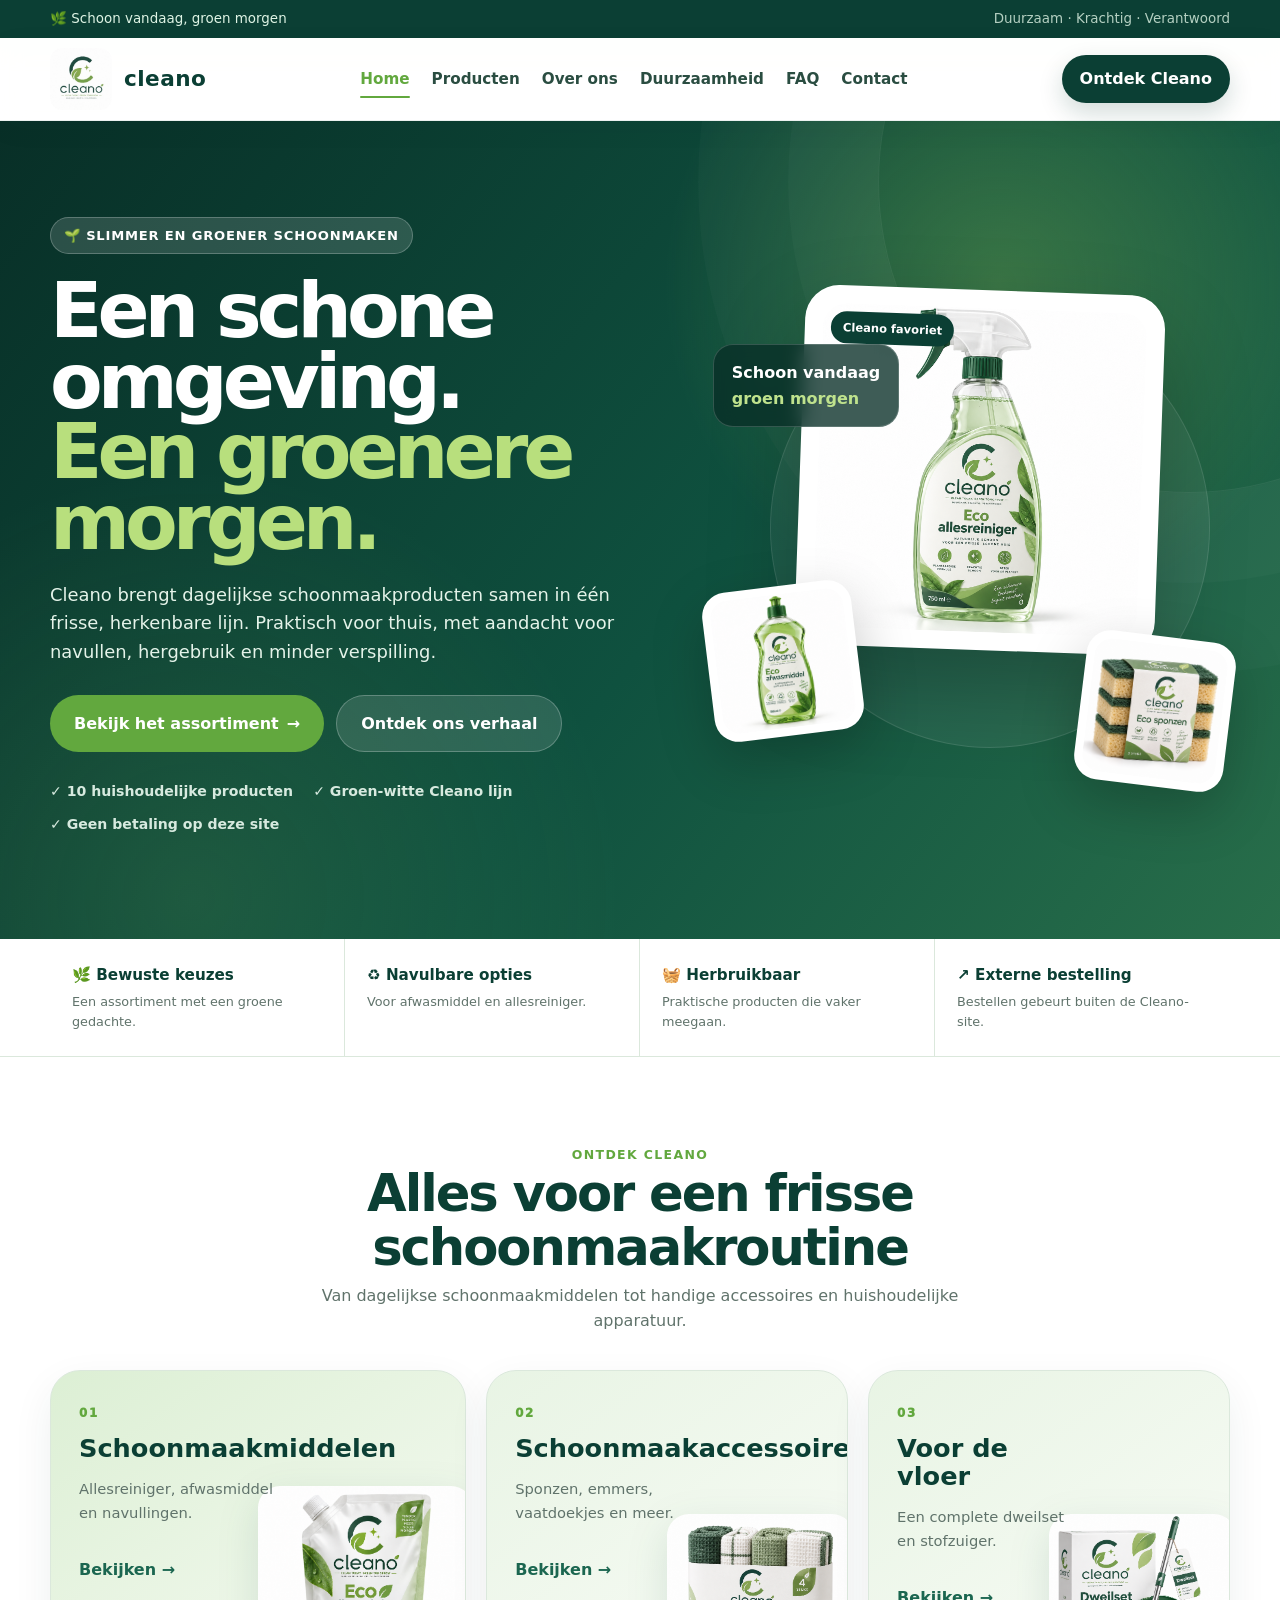
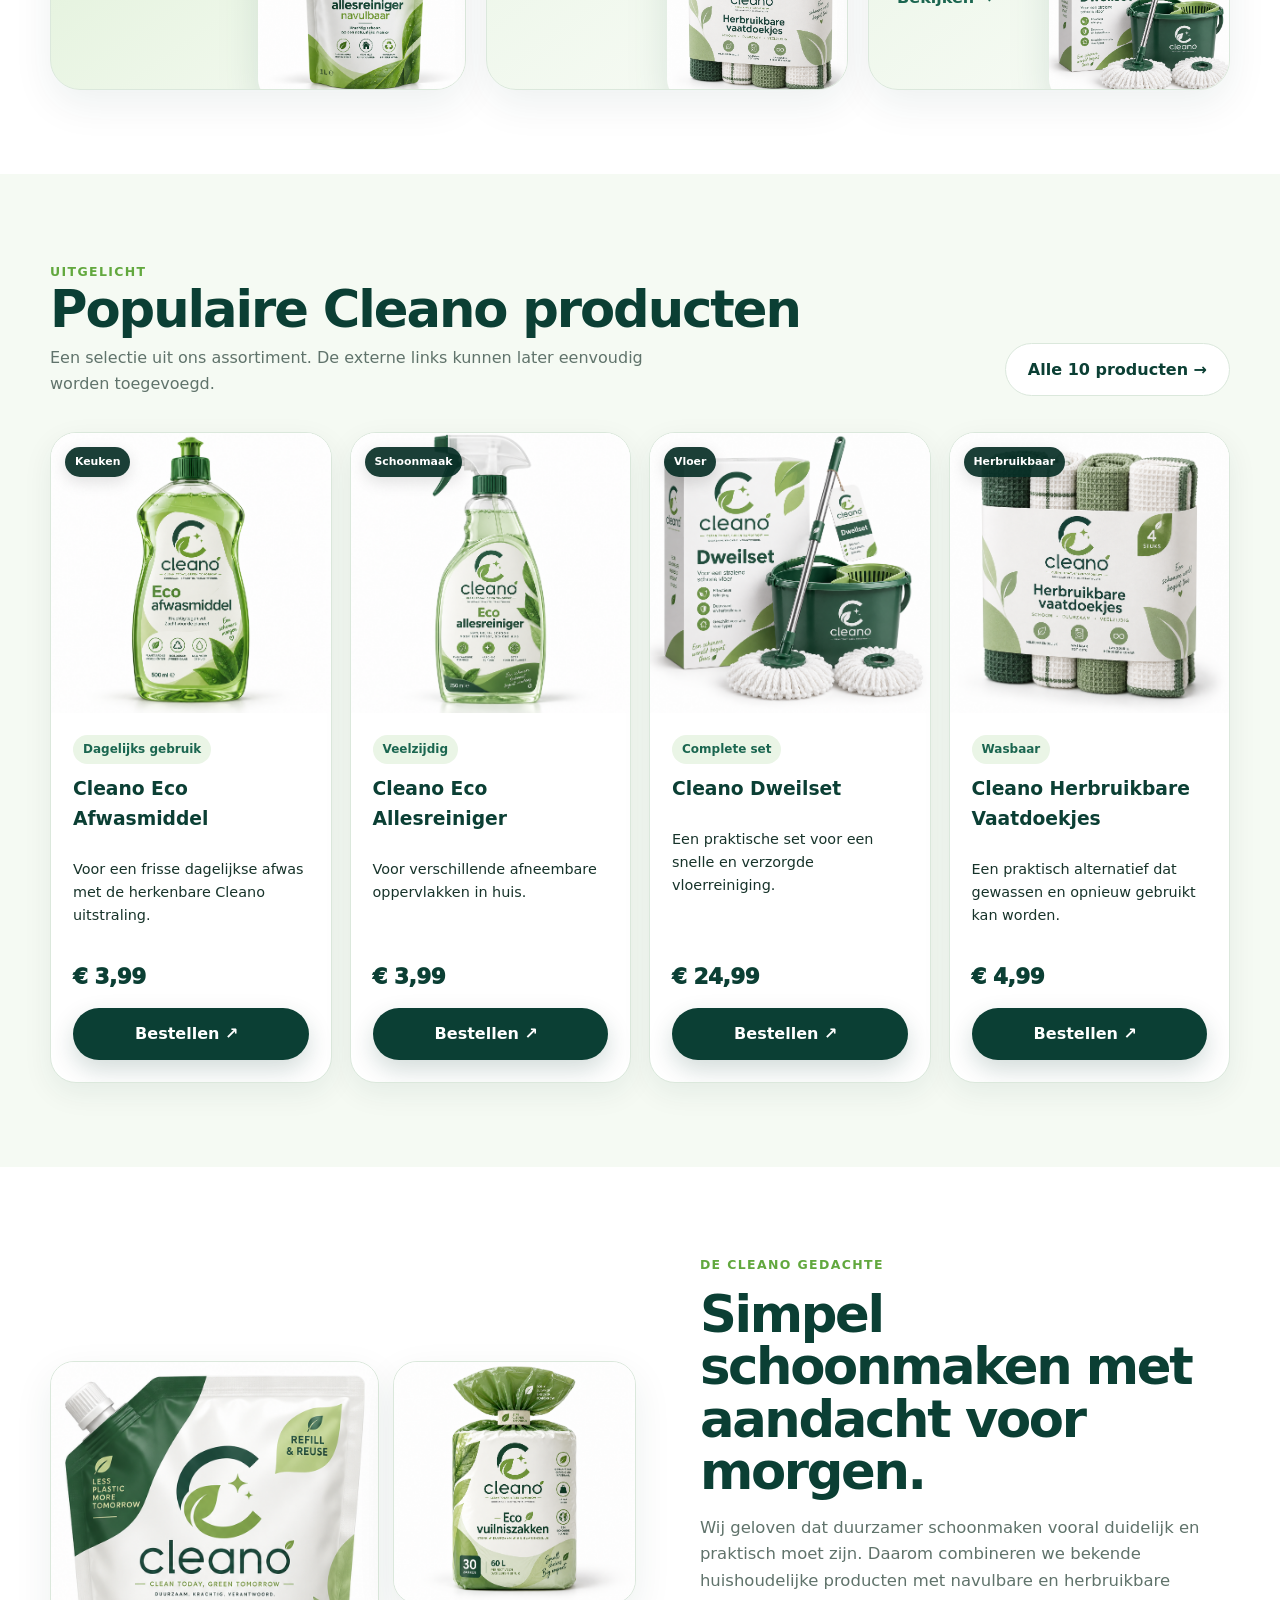
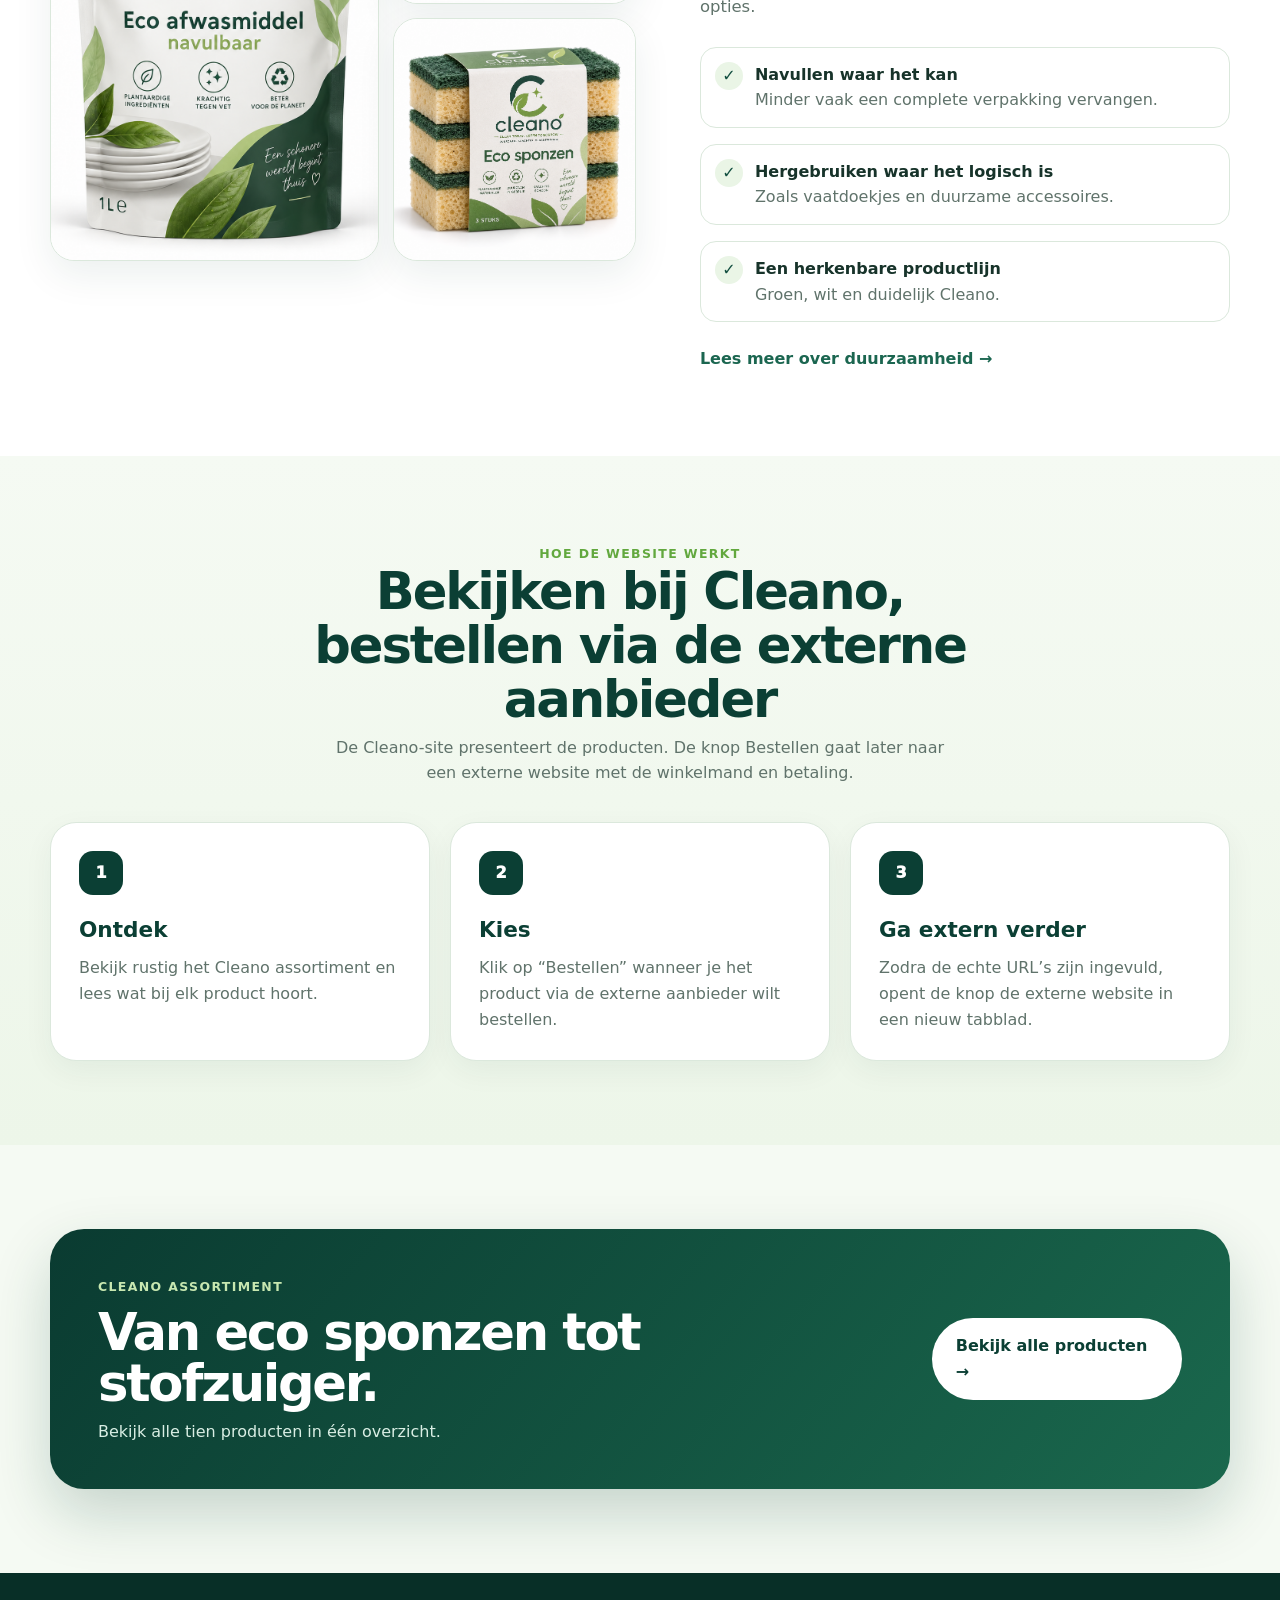
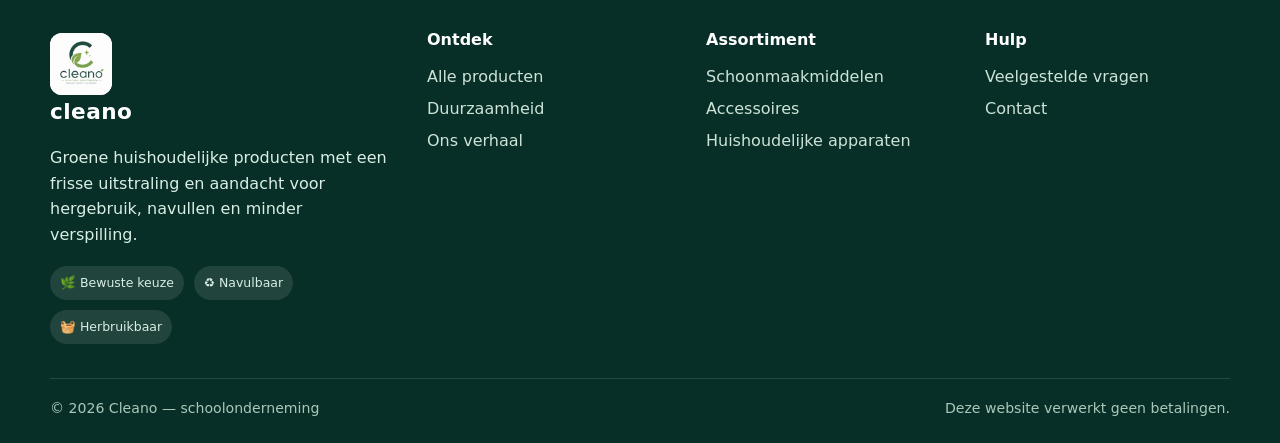
<file: index.html>
<!DOCTYPE html>
<html lang="nl">
<head>
  <meta charset="UTF-8">
  <meta name="viewport" content="width=device-width, initial-scale=1.0">
  <meta name="description" content="Cleano: groene huishoudelijke producten voor een schone omgeving en een groenere morgen.">
  <meta name="theme-color" content="#0b3f34">
  <title>Home | Cleano</title>
  <link rel="stylesheet" href="assets/style.css">
</head>
<body>

<div class="topbar">
  <div class="container topbar-inner">
    <span>🌿 Schoon vandaag, groen morgen</span>
    <span class="topbar-note">Duurzaam · Krachtig · Verantwoord</span>
  </div>
</div>
<header class="header">
  <div class="container nav">
    <a class="brand" href="index.html">
      <img src="assets/cleano-logo.jpg" alt="Cleano logo">
      <span>cleano</span>
    </a>
    <nav class="nav-links">
      <a href="index.html" class="active">Home</a>
      <a href="producten.html">Producten</a>
      <a href="over-ons.html">Over ons</a>
      <a href="duurzaamheid.html">Duurzaamheid</a>
      <a href="faq.html">FAQ</a>
      <a href="contact.html">Contact</a>
    </nav>
    <div class="nav-actions">
      <a class="btn btn-primary nav-cta" href="producten.html">Ontdek Cleano</a>
      <button class="menu-btn" aria-label="Menu openen">☰</button>
    </div>
  </div>
</header>


<main>
  <section class="home-hero">
    <div class="container home-hero-grid">
      <div class="home-hero-copy reveal">
        <span class="eyebrow solid">🌱 Slimmer en groener schoonmaken</span>
        <h1>Een schone omgeving.<br><span>Een groenere morgen.</span></h1>
        <p>Cleano brengt dagelijkse schoonmaakproducten samen in één frisse, herkenbare lijn. Praktisch voor thuis, met aandacht voor navullen, hergebruik en minder verspilling.</p>
        <div class="hero-cta">
          <a class="btn btn-accent btn-lg" href="producten.html">Bekijk het assortiment <span>→</span></a>
          <a class="btn btn-glass btn-lg" href="over-ons.html">Ontdek ons verhaal</a>
        </div>
        <div class="hero-points">
          <span>✓ 10 huishoudelijke producten</span>
          <span>✓ Groen-witte Cleano lijn</span>
          <span>✓ Geen betaling op deze site</span>
        </div>
      </div>

      <div class="hero-showcase reveal" aria-label="Cleano producten">
        <div class="showcase-orbit"></div>
        <div class="showcase-main">
          <span class="showcase-label">Cleano favoriet</span>
          <img src="assets/products/eco-allesreiniger.png" alt="Cleano Eco Allesreiniger">
        </div>
        <div class="showcase-float showcase-float-one">
          <img src="assets/products/eco-afwasmiddel.png" alt="Cleano Eco Afwasmiddel">
        </div>
        <div class="showcase-float showcase-float-two">
          <img src="assets/products/eco-sponzen.png" alt="Cleano Eco Sponzen">
        </div>
        <div class="showcase-note">
          <strong>Schoon vandaag</strong>
          <span>groen morgen</span>
        </div>
      </div>
    </div>
  </section>

  <section class="benefit-strip">
    <div class="container benefit-grid">
      <div><strong>🌿 Bewuste keuzes</strong><span>Een assortiment met een groene gedachte.</span></div>
      <div><strong>♻️ Navulbare opties</strong><span>Voor afwasmiddel en allesreiniger.</span></div>
      <div><strong>🧺 Herbruikbaar</strong><span>Praktische producten die vaker meegaan.</span></div>
      <div><strong>↗ Externe bestelling</strong><span>Bestellen gebeurt buiten de Cleano-site.</span></div>
    </div>
  </section>

  <section class="section alt">
    <div class="container">
      <div class="section-head center-head reveal">
        <div>
          <span class="kicker">Ontdek Cleano</span>
          <h2>Alles voor een frisse schoonmaakroutine</h2>
          <p>Van dagelijkse schoonmaakmiddelen tot handige accessoires en huishoudelijke apparatuur.</p>
        </div>
      </div>

      <div class="category-grid">
        <a class="category-card reveal" href="producten.html">
          <div class="category-copy">
            <span>01</span>
            <h3>Schoonmaakmiddelen</h3>
            <p>Allesreiniger, afwasmiddel en navullingen.</p>
            <strong>Bekijken →</strong>
          </div>
          <img src="assets/products/eco-allesreiniger-navulbaar.png" alt="">
        </a>
        <a class="category-card reveal" href="producten.html">
          <div class="category-copy">
            <span>02</span>
            <h3>Schoonmaakaccessoires</h3>
            <p>Sponzen, emmers, vaatdoekjes en meer.</p>
            <strong>Bekijken →</strong>
          </div>
          <img src="assets/products/herbruikbare-vaatdoekjes.png" alt="">
        </a>
        <a class="category-card reveal" href="producten.html">
          <div class="category-copy">
            <span>03</span>
            <h3>Voor de vloer</h3>
            <p>Een complete dweilset en stofzuiger.</p>
            <strong>Bekijken →</strong>
          </div>
          <img src="assets/products/dweilset.png" alt="">
        </a>
      </div>
    </div>
  </section>

  <section class="section">
    <div class="container">
      <div class="section-head reveal">
        <div>
          <span class="kicker">Uitgelicht</span>
          <h2>Populaire Cleano producten</h2>
          <p>Een selectie uit ons assortiment. De externe links kunnen later eenvoudig worden toegevoegd.</p>
        </div>
        <a class="btn btn-light" href="producten.html">Alle 10 producten →</a>
      </div>

      <div class="grid-4">
        <article class="product-card premium-card reveal">
          <div class="photo-wrap"><span class="photo-badge">Keuken</span><img class="product-photo" src="assets/products/eco-afwasmiddel.png" alt="Cleano Eco Afwasmiddel"></div>
          <div class="product-body">
            <span class="tag">Dagelijks gebruik</span>
            <h3>Cleano Eco Afwasmiddel</h3>
            <p>Voor een frisse dagelijkse afwas met de herkenbare Cleano uitstraling.</p>
            <div class="product-price">€ 3,99</div>
            <a class="btn btn-primary product-link" data-product-link="eco-afwasmiddel">Bestellen ↗</a>
          </div>
        </article>

        <article class="product-card premium-card reveal">
          <div class="photo-wrap"><span class="photo-badge">Schoonmaak</span><img class="product-photo" src="assets/products/eco-allesreiniger.png" alt="Cleano Eco Allesreiniger"></div>
          <div class="product-body">
            <span class="tag">Veelzijdig</span>
            <h3>Cleano Eco Allesreiniger</h3>
            <p>Voor verschillende afneembare oppervlakken in huis.</p>
            <div class="product-price">€ 3,99</div>
            <a class="btn btn-primary product-link" data-product-link="eco-allesreiniger">Bestellen ↗</a>
          </div>
        </article>

        <article class="product-card premium-card reveal">
          <div class="photo-wrap"><span class="photo-badge">Vloer</span><img class="product-photo" src="assets/products/dweilset.png" alt="Cleano Dweilset"></div>
          <div class="product-body">
            <span class="tag">Complete set</span>
            <h3>Cleano Dweilset</h3>
            <p>Een praktische set voor een snelle en verzorgde vloerreiniging.</p>
            <div class="product-price">€ 24,99</div>
            <a class="btn btn-primary product-link" data-product-link="dweilset">Bestellen ↗</a>
          </div>
        </article>

        <article class="product-card premium-card reveal">
          <div class="photo-wrap"><span class="photo-badge">Herbruikbaar</span><img class="product-photo" src="assets/products/herbruikbare-vaatdoekjes.png" alt="Cleano Herbruikbare Vaatdoekjes"></div>
          <div class="product-body">
            <span class="tag">Wasbaar</span>
            <h3>Cleano Herbruikbare Vaatdoekjes</h3>
            <p>Een praktisch alternatief dat gewassen en opnieuw gebruikt kan worden.</p>
            <div class="product-price">€ 4,99</div>
            <a class="btn btn-primary product-link" data-product-link="herbruikbare-vaatdoekjes">Bestellen ↗</a>
          </div>
        </article>
      </div>
    </div>
  </section>

  <section class="section alt">
    <div class="container story-grid">
      <div class="story-gallery reveal">
        <div class="story-photo story-large"><img src="assets/products/eco-afwasmiddel-navulbaar.png" alt="Cleano navulbaar afwasmiddel"></div>
        <div class="story-photo"><img src="assets/products/eco-vuilniszakken.png" alt="Cleano eco vuilniszakken"></div>
        <div class="story-photo"><img src="assets/products/eco-sponzen.png" alt="Cleano eco sponzen"></div>
      </div>
      <div class="story-copy reveal">
        <span class="kicker">De Cleano gedachte</span>
        <h2>Simpel schoonmaken met aandacht voor morgen.</h2>
        <p>Wij geloven dat duurzamer schoonmaken vooral duidelijk en praktisch moet zijn. Daarom combineren we bekende huishoudelijke producten met navulbare en herbruikbare opties.</p>
        <div class="checklist clean-checks">
          <div class="check"><i>✓</i><div><strong>Navullen waar het kan</strong><br><span>Minder vaak een complete verpakking vervangen.</span></div></div>
          <div class="check"><i>✓</i><div><strong>Hergebruiken waar het logisch is</strong><br><span>Zoals vaatdoekjes en duurzame accessoires.</span></div></div>
          <div class="check"><i>✓</i><div><strong>Een herkenbare productlijn</strong><br><span>Groen, wit en duidelijk Cleano.</span></div></div>
        </div>
        <a class="text-link" href="duurzaamheid.html">Lees meer over duurzaamheid →</a>
      </div>
    </div>
  </section>

  <section class="section how-section">
    <div class="container">
      <div class="section-head center-head reveal">
        <div>
          <span class="kicker">Hoe de website werkt</span>
          <h2>Bekijken bij Cleano, bestellen via de externe aanbieder</h2>
          <p>De Cleano-site presenteert de producten. De knop Bestellen gaat later naar een externe website met de winkelmand en betaling.</p>
        </div>
      </div>
      <div class="steps-grid">
        <div class="step-card reveal"><span>1</span><h3>Ontdek</h3><p>Bekijk rustig het Cleano assortiment en lees wat bij elk product hoort.</p></div>
        <div class="step-card reveal"><span>2</span><h3>Kies</h3><p>Klik op “Bestellen” wanneer je het product via de externe aanbieder wilt bestellen.</p></div>
        <div class="step-card reveal"><span>3</span><h3>Ga extern verder</h3><p>Zodra de echte URL’s zijn ingevuld, opent de knop de externe website in een nieuw tabblad.</p></div>
      </div>
    </div>
  </section>

  <section class="section">
    <div class="container hero-cta-card reveal">
      <div>
        <span class="kicker light-kicker">Cleano assortiment</span>
        <h2>Van eco sponzen tot stofzuiger.</h2>
        <p>Bekijk alle tien producten in één overzicht.</p>
      </div>
      <a class="btn btn-white btn-lg" href="producten.html">Bekijk alle producten →</a>
    </div>
  </section>
</main>


<footer class="footer">
  <div class="container">
    <div class="footer-grid">
      <div class="footer-about">
        <a class="brand footer-brand" href="index.html">
          <img src="assets/cleano-logo.jpg" alt="Cleano logo">
          <span>cleano</span>
        </a>
        <p>Groene huishoudelijke producten met een frisse uitstraling en aandacht voor hergebruik, navullen en minder verspilling.</p>
        <div class="badge-row">
          <span class="mini-badge">🌿 Bewuste keuze</span>
          <span class="mini-badge">♻️ Navulbaar</span>
          <span class="mini-badge">🧺 Herbruikbaar</span>
        </div>
      </div>
      <div>
        <h4>Ontdek</h4>
        <a href="producten.html">Alle producten</a>
        <a href="duurzaamheid.html">Duurzaamheid</a>
        <a href="over-ons.html">Ons verhaal</a>
      </div>
      <div>
        <h4>Assortiment</h4>
        <a href="producten.html">Schoonmaakmiddelen</a>
        <a href="producten.html">Accessoires</a>
        <a href="producten.html">Huishoudelijke apparaten</a>
      </div>
      <div>
        <h4>Hulp</h4>
        <a href="faq.html">Veelgestelde vragen</a>
        <a href="contact.html">Contact</a>
      </div>
    </div>
    <div class="footer-bottom">
      <span>© 2026 Cleano — schoolonderneming</span>
      <span>Deze website verwerkt geen betalingen.</span>
    </div>
  </div>
</footer>
<script src="assets/product-links.js"></script>
<script src="assets/script.js"></script>

</body>
</html>
</file>
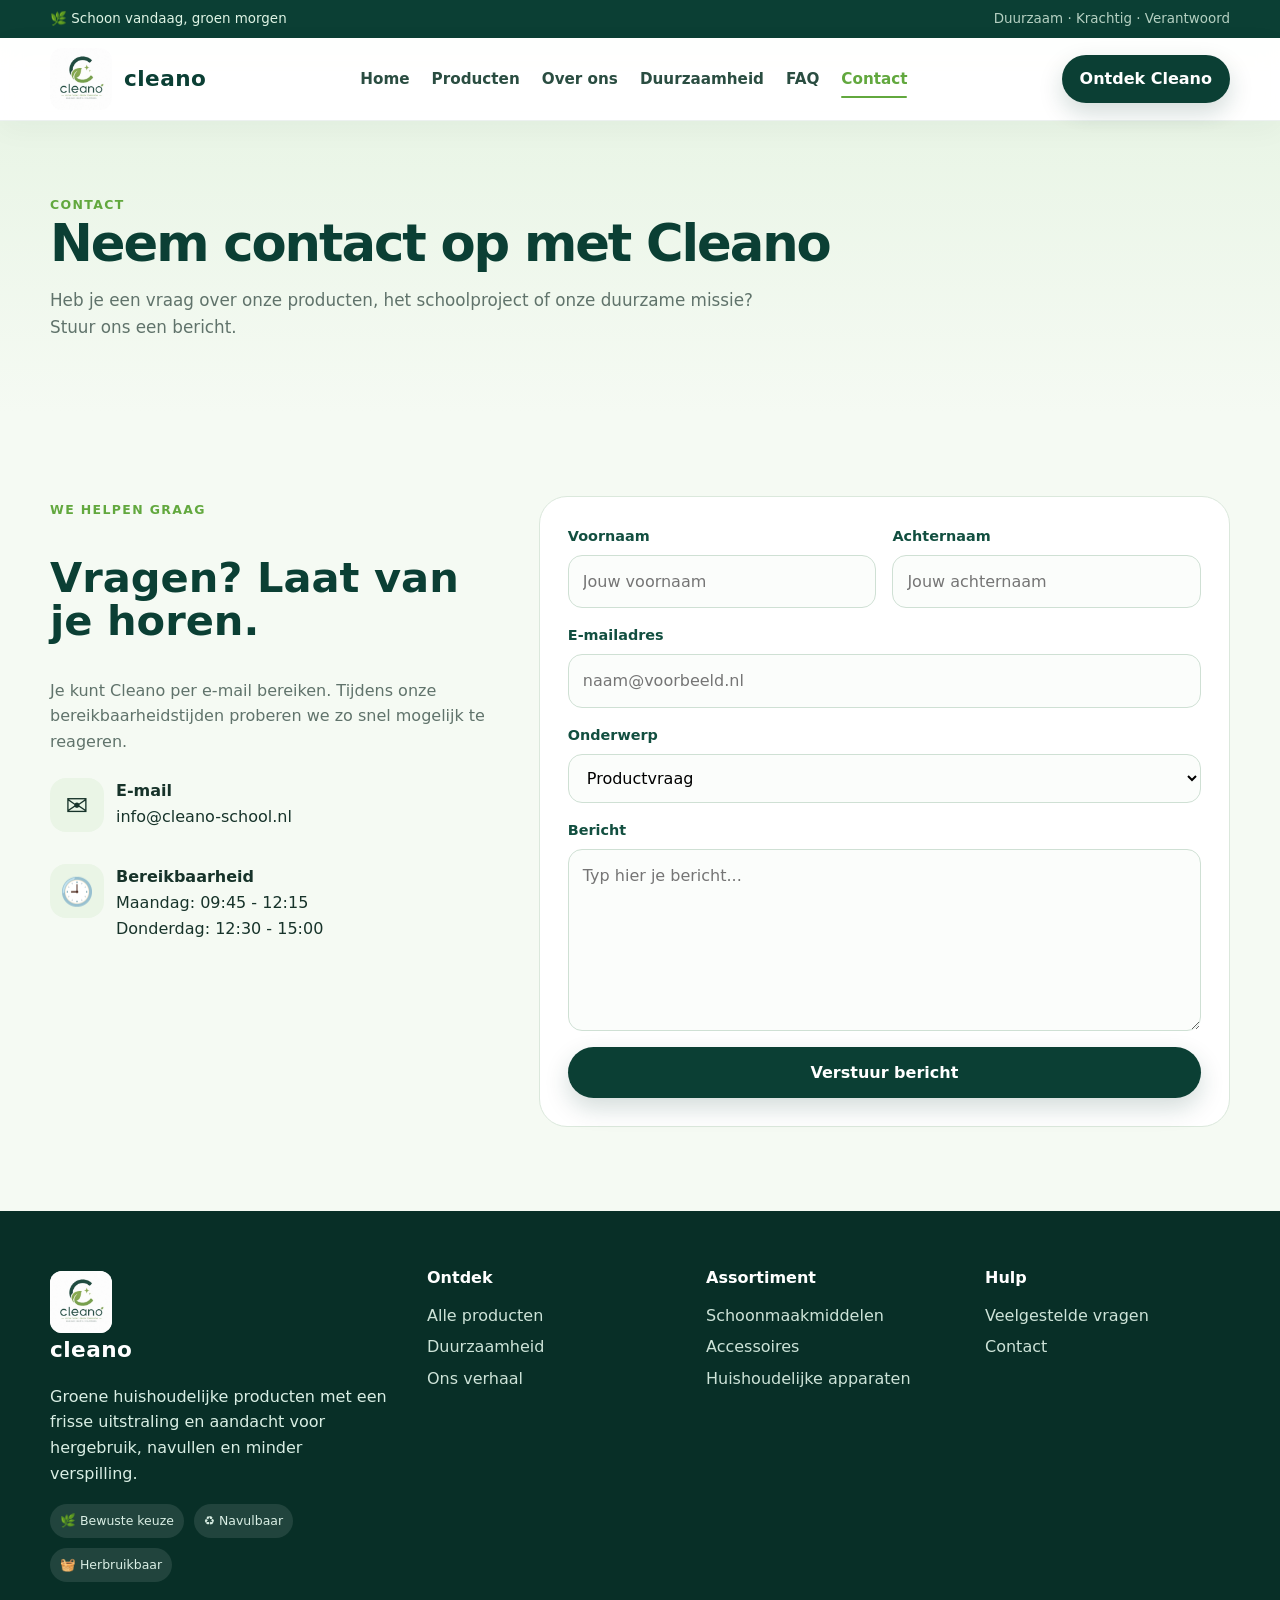
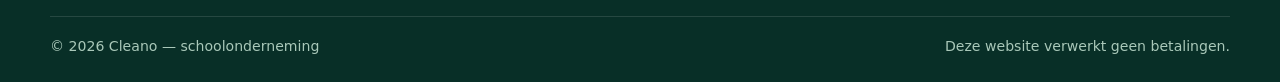
<file: contact.html>
<!DOCTYPE html>
<html lang="nl">
<head>
  <meta charset="UTF-8">
  <meta name="viewport" content="width=device-width, initial-scale=1.0">
  <meta name="description" content="Cleano: groene huishoudelijke producten voor een schone omgeving en een groenere morgen.">
  <meta name="theme-color" content="#0b3f34">
  <title>Contact | Cleano</title>
  <link rel="stylesheet" href="assets/style.css">
</head>
<body>

<div class="topbar">
  <div class="container topbar-inner">
    <span>🌿 Schoon vandaag, groen morgen</span>
    <span class="topbar-note">Duurzaam · Krachtig · Verantwoord</span>
  </div>
</div>
<header class="header">
  <div class="container nav">
    <a class="brand" href="index.html">
      <img src="assets/cleano-logo.jpg" alt="Cleano logo">
      <span>cleano</span>
    </a>
    <nav class="nav-links">
      <a href="index.html">Home</a>
      <a href="producten.html">Producten</a>
      <a href="over-ons.html">Over ons</a>
      <a href="duurzaamheid.html">Duurzaamheid</a>
      <a href="faq.html">FAQ</a>
      <a href="contact.html" class="active">Contact</a>
    </nav>
    <div class="nav-actions">
      <a class="btn btn-primary nav-cta" href="producten.html">Ontdek Cleano</a>
      <button class="menu-btn" aria-label="Menu openen">☰</button>
    </div>
  </div>
</header>

<main>
<section class="page-hero reveal"><div class="container"><span class="kicker">Contact</span><h1>Neem contact op met Cleano</h1><p>Heb je een vraag over onze producten, het schoolproject of onze duurzame missie? Stuur ons een bericht.</p></div></section>
<section class="section">
<div class="container contact-grid">
  <div>
    <span class="kicker">We helpen graag</span>
    <h2 style="font-size:2.6rem;line-height:1.05;color:var(--green-950)">Vragen? Laat van je horen.</h2>
    <p style="color:var(--muted)">Je kunt Cleano per e-mail bereiken. Tijdens onze bereikbaarheidstijden proberen we zo snel mogelijk te reageren.</p>
    <div class="contact-list">
      <div class="contact-item"><div class="icon-box">✉️</div><div><strong>E-mail</strong><br>info@cleano-school.nl</div></div>
      <div class="contact-item"><div class="icon-box">🕘</div><div><strong>Bereikbaarheid</strong><br>Maandag: 09:45 - 12:15<br>Donderdag: 12:30 - 15:00</div></div>
    </div>
  </div>
  <form class="form-card" id="contactForm">
    <div class="form-grid">
      <div class="field"><label>Voornaam</label><input required placeholder="Jouw voornaam"></div>
      <div class="field"><label>Achternaam</label><input required placeholder="Jouw achternaam"></div>
      <div class="field full"><label>E-mailadres</label><input required type="email" placeholder="naam@voorbeeld.nl"></div>
      <div class="field full"><label>Onderwerp</label><select><option>Productvraag</option><option>Duurzaamheid</option><option>Samenwerking</option><option>Overig</option></select></div>
      <div class="field full"><label>Bericht</label><textarea required rows="6" placeholder="Typ hier je bericht..."></textarea></div>
      <div class="field full"><button class="btn btn-primary" type="submit">Verstuur bericht</button></div>
    </div>
    <div id="formNotice" class="notice"></div>
  </form>
</div>
</section>
</main>

<footer class="footer">
  <div class="container">
    <div class="footer-grid">
      <div class="footer-about">
        <a class="brand footer-brand" href="index.html">
          <img src="assets/cleano-logo.jpg" alt="Cleano logo">
          <span>cleano</span>
        </a>
        <p>Groene huishoudelijke producten met een frisse uitstraling en aandacht voor hergebruik, navullen en minder verspilling.</p>
        <div class="badge-row">
          <span class="mini-badge">🌿 Bewuste keuze</span>
          <span class="mini-badge">♻️ Navulbaar</span>
          <span class="mini-badge">🧺 Herbruikbaar</span>
        </div>
      </div>
      <div>
        <h4>Ontdek</h4>
        <a href="producten.html">Alle producten</a>
        <a href="duurzaamheid.html">Duurzaamheid</a>
        <a href="over-ons.html">Ons verhaal</a>
      </div>
      <div>
        <h4>Assortiment</h4>
        <a href="producten.html">Schoonmaakmiddelen</a>
        <a href="producten.html">Accessoires</a>
        <a href="producten.html">Huishoudelijke apparaten</a>
      </div>
      <div>
        <h4>Hulp</h4>
        <a href="faq.html">Veelgestelde vragen</a>
        <a href="contact.html">Contact</a>
      </div>
    </div>
    <div class="footer-bottom">
      <span>© 2026 Cleano — schoolonderneming</span>
      <span>Deze website verwerkt geen betalingen.</span>
    </div>
  </div>
</footer>
<script src="assets/product-links.js"></script>
<script src="assets/script.js"></script>

</body>
</html>
</file>
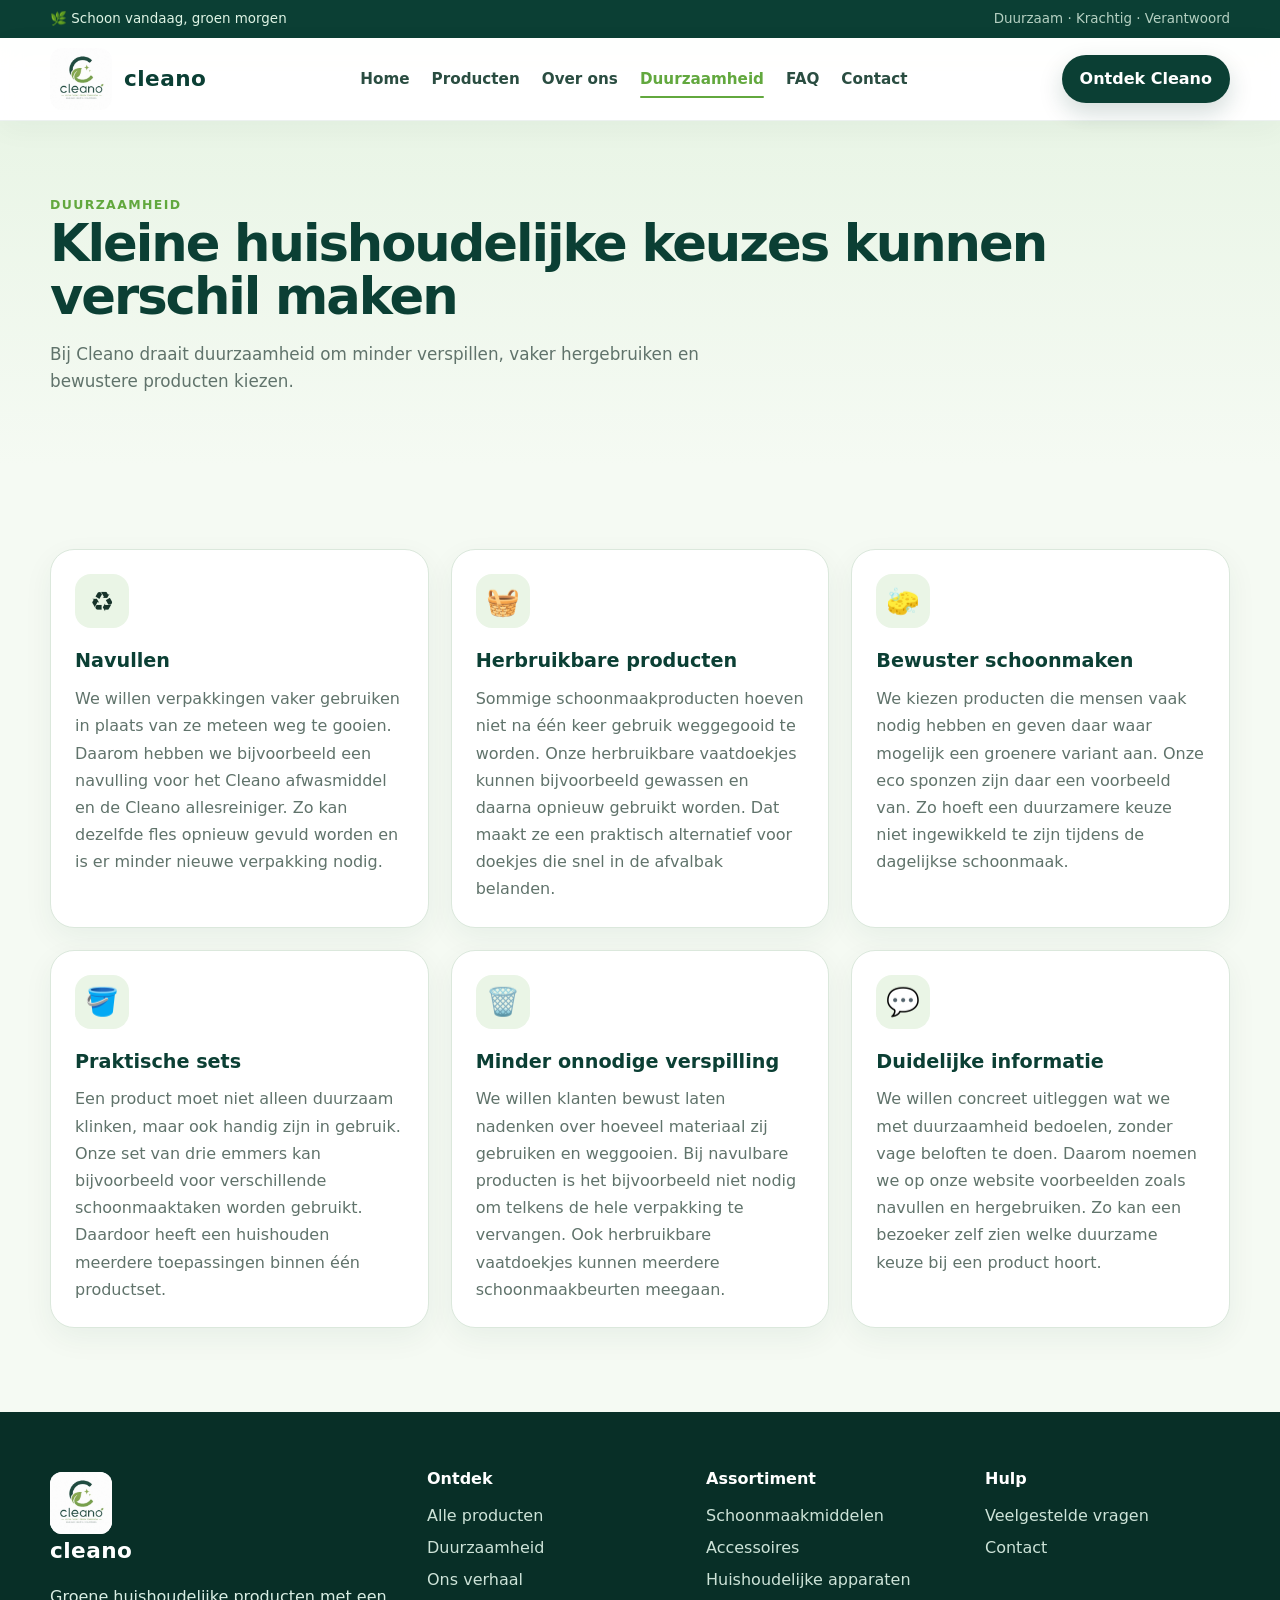
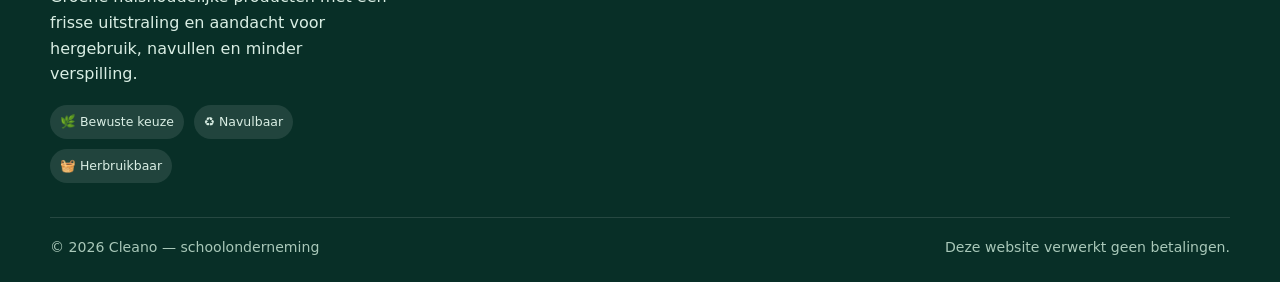
<file: duurzaamheid.html>
<!DOCTYPE html>
<html lang="nl">
<head>
  <meta charset="UTF-8">
  <meta name="viewport" content="width=device-width, initial-scale=1.0">
  <meta name="description" content="Cleano: groene huishoudelijke producten voor een schone omgeving en een groenere morgen.">
  <meta name="theme-color" content="#0b3f34">
  <title>Duurzaamheid | Cleano</title>
  <link rel="stylesheet" href="assets/style.css">
</head>
<body>

<div class="topbar">
  <div class="container topbar-inner">
    <span>🌿 Schoon vandaag, groen morgen</span>
    <span class="topbar-note">Duurzaam · Krachtig · Verantwoord</span>
  </div>
</div>
<header class="header">
  <div class="container nav">
    <a class="brand" href="index.html">
      <img src="assets/cleano-logo.jpg" alt="Cleano logo">
      <span>cleano</span>
    </a>
    <nav class="nav-links">
      <a href="index.html">Home</a>
      <a href="producten.html">Producten</a>
      <a href="over-ons.html">Over ons</a>
      <a href="duurzaamheid.html" class="active">Duurzaamheid</a>
      <a href="faq.html">FAQ</a>
      <a href="contact.html">Contact</a>
    </nav>
    <div class="nav-actions">
      <a class="btn btn-primary nav-cta" href="producten.html">Ontdek Cleano</a>
      <button class="menu-btn" aria-label="Menu openen">☰</button>
    </div>
  </div>
</header>

<main>
<section class="page-hero reveal"><div class="container"><span class="kicker">Duurzaamheid</span><h1>Kleine huishoudelijke keuzes kunnen verschil maken</h1><p>Bij Cleano draait duurzaamheid om minder verspillen, vaker hergebruiken en bewustere producten kiezen.</p></div></section>
<section class="section">
  <div class="container">
    <div class="grid-3 sustainability-grid">
      <article class="card">
        <div class="icon-box">♻️</div>
        <h3>Navullen</h3>
        <p>We willen verpakkingen vaker gebruiken in plaats van ze meteen weg te gooien. Daarom hebben we bijvoorbeeld een navulling voor het Cleano afwasmiddel en de Cleano allesreiniger. Zo kan dezelfde fles opnieuw gevuld worden en is er minder nieuwe verpakking nodig.</p>
      </article>
      <article class="card">
        <div class="icon-box">🧺</div>
        <h3>Herbruikbare producten</h3>
        <p>Sommige schoonmaakproducten hoeven niet na één keer gebruik weggegooid te worden. Onze herbruikbare vaatdoekjes kunnen bijvoorbeeld gewassen en daarna opnieuw gebruikt worden. Dat maakt ze een praktisch alternatief voor doekjes die snel in de afvalbak belanden.</p>
      </article>
      <article class="card">
        <div class="icon-box">🧽</div>
        <h3>Bewuster schoonmaken</h3>
        <p>We kiezen producten die mensen vaak nodig hebben en geven daar waar mogelijk een groenere variant aan. Onze eco sponzen zijn daar een voorbeeld van. Zo hoeft een duurzamere keuze niet ingewikkeld te zijn tijdens de dagelijkse schoonmaak.</p>
      </article>
      <article class="card">
        <div class="icon-box">🪣</div>
        <h3>Praktische sets</h3>
        <p>Een product moet niet alleen duurzaam klinken, maar ook handig zijn in gebruik. Onze set van drie emmers kan bijvoorbeeld voor verschillende schoonmaaktaken worden gebruikt. Daardoor heeft een huishouden meerdere toepassingen binnen één productset.</p>
      </article>
      <article class="card">
        <div class="icon-box">🗑️</div>
        <h3>Minder onnodige verspilling</h3>
        <p>We willen klanten bewust laten nadenken over hoeveel materiaal zij gebruiken en weggooien. Bij navulbare producten is het bijvoorbeeld niet nodig om telkens de hele verpakking te vervangen. Ook herbruikbare vaatdoekjes kunnen meerdere schoonmaakbeurten meegaan.</p>
      </article>
      <article class="card">
        <div class="icon-box">💬</div>
        <h3>Duidelijke informatie</h3>
        <p>We willen concreet uitleggen wat we met duurzaamheid bedoelen, zonder vage beloften te doen. Daarom noemen we op onze website voorbeelden zoals navullen en hergebruiken. Zo kan een bezoeker zelf zien welke duurzame keuze bij een product hoort.</p>
      </article>
    </div>
  </div>
</section>
</main>

<footer class="footer">
  <div class="container">
    <div class="footer-grid">
      <div class="footer-about">
        <a class="brand footer-brand" href="index.html">
          <img src="assets/cleano-logo.jpg" alt="Cleano logo">
          <span>cleano</span>
        </a>
        <p>Groene huishoudelijke producten met een frisse uitstraling en aandacht voor hergebruik, navullen en minder verspilling.</p>
        <div class="badge-row">
          <span class="mini-badge">🌿 Bewuste keuze</span>
          <span class="mini-badge">♻️ Navulbaar</span>
          <span class="mini-badge">🧺 Herbruikbaar</span>
        </div>
      </div>
      <div>
        <h4>Ontdek</h4>
        <a href="producten.html">Alle producten</a>
        <a href="duurzaamheid.html">Duurzaamheid</a>
        <a href="over-ons.html">Ons verhaal</a>
      </div>
      <div>
        <h4>Assortiment</h4>
        <a href="producten.html">Schoonmaakmiddelen</a>
        <a href="producten.html">Accessoires</a>
        <a href="producten.html">Huishoudelijke apparaten</a>
      </div>
      <div>
        <h4>Hulp</h4>
        <a href="faq.html">Veelgestelde vragen</a>
        <a href="contact.html">Contact</a>
      </div>
    </div>
    <div class="footer-bottom">
      <span>© 2026 Cleano — schoolonderneming</span>
      <span>Deze website verwerkt geen betalingen.</span>
    </div>
  </div>
</footer>
<script src="assets/product-links.js"></script>
<script src="assets/script.js"></script>

</body>
</html>
</file>
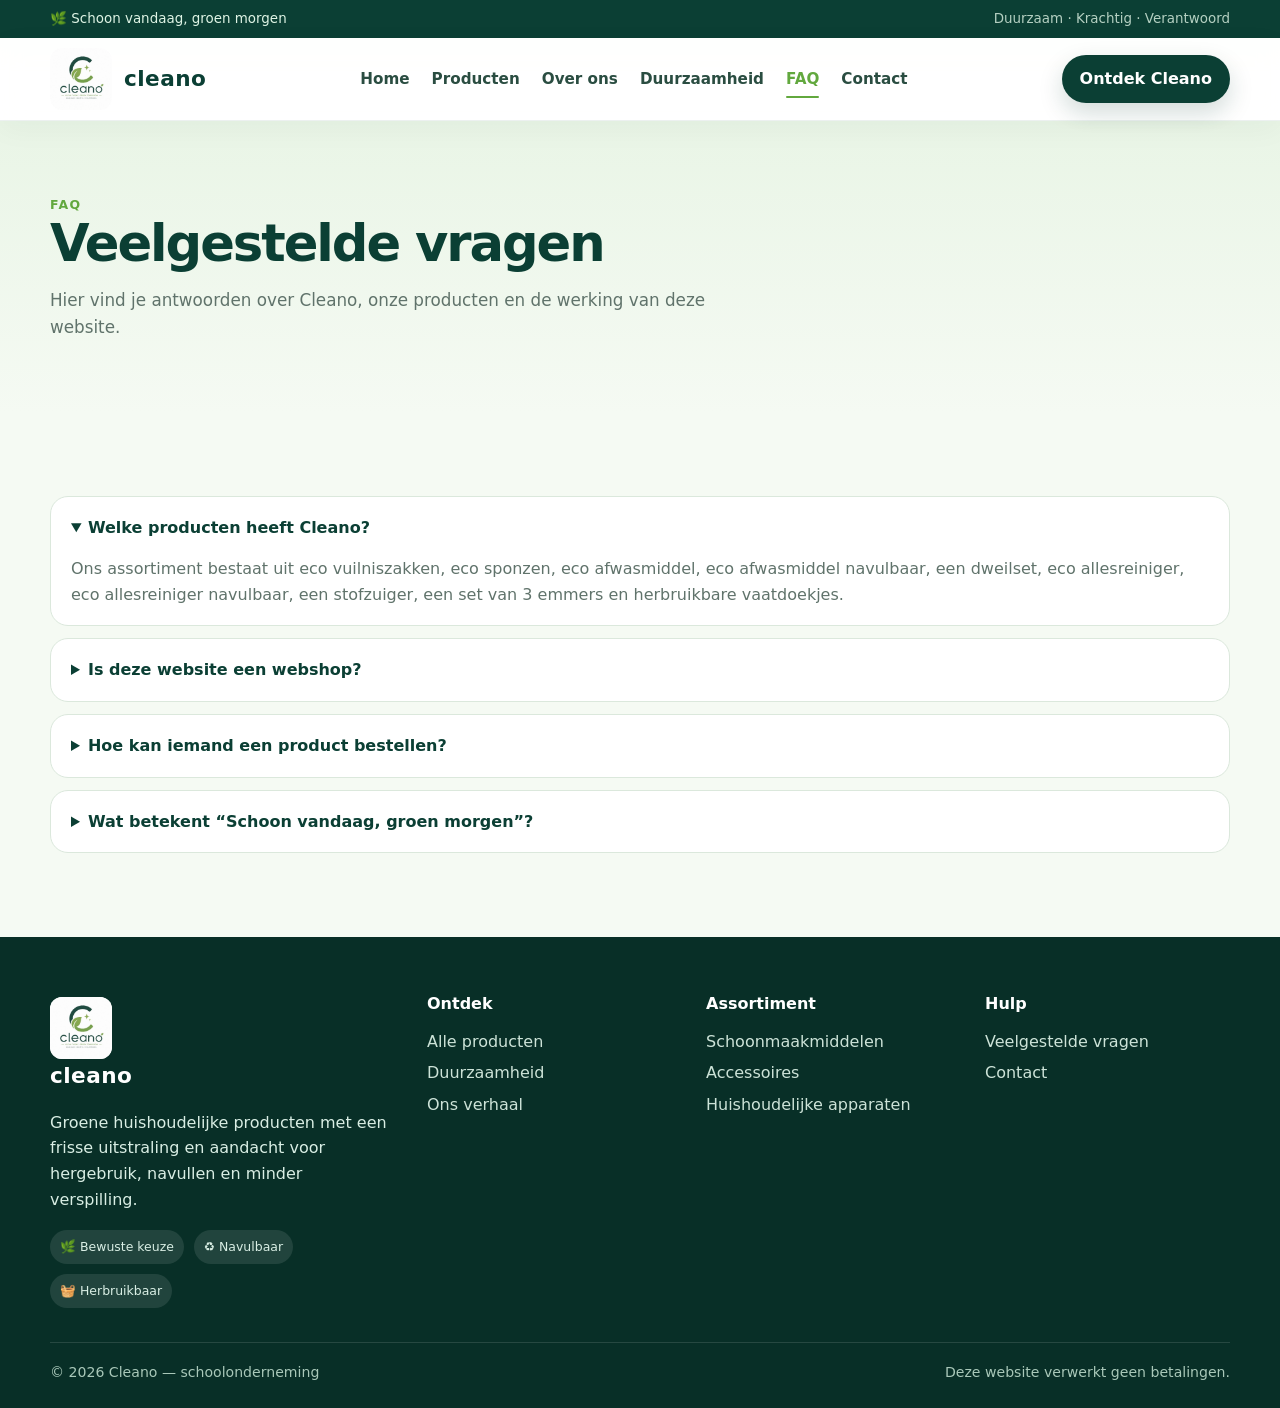
<file: faq.html>
<!DOCTYPE html>
<html lang="nl">
<head>
  <meta charset="UTF-8">
  <meta name="viewport" content="width=device-width, initial-scale=1.0">
  <meta name="description" content="Cleano: groene huishoudelijke producten voor een schone omgeving en een groenere morgen.">
  <meta name="theme-color" content="#0b3f34">
  <title>FAQ | Cleano</title>
  <link rel="stylesheet" href="assets/style.css">
</head>
<body>

<div class="topbar">
  <div class="container topbar-inner">
    <span>🌿 Schoon vandaag, groen morgen</span>
    <span class="topbar-note">Duurzaam · Krachtig · Verantwoord</span>
  </div>
</div>
<header class="header">
  <div class="container nav">
    <a class="brand" href="index.html">
      <img src="assets/cleano-logo.jpg" alt="Cleano logo">
      <span>cleano</span>
    </a>
    <nav class="nav-links">
      <a href="index.html">Home</a>
      <a href="producten.html">Producten</a>
      <a href="over-ons.html">Over ons</a>
      <a href="duurzaamheid.html">Duurzaamheid</a>
      <a href="faq.html" class="active">FAQ</a>
      <a href="contact.html">Contact</a>
    </nav>
    <div class="nav-actions">
      <a class="btn btn-primary nav-cta" href="producten.html">Ontdek Cleano</a>
      <button class="menu-btn" aria-label="Menu openen">☰</button>
    </div>
  </div>
</header>

<main>
<section class="page-hero reveal"><div class="container"><span class="kicker">FAQ</span><h1>Veelgestelde vragen</h1><p>Hier vind je antwoorden over Cleano, onze producten en de werking van deze website.</p></div></section>
<section class="section">
<div class="container">
  <div class="faq">
    <details open><summary>Welke producten heeft Cleano?</summary><p>Ons assortiment bestaat uit eco vuilniszakken, eco sponzen, eco afwasmiddel, eco afwasmiddel navulbaar, een dweilset, eco allesreiniger, eco allesreiniger navulbaar, een stofzuiger, een set van 3 emmers en herbruikbare vaatdoekjes.</p></details>
    <details><summary>Is deze website een webshop?</summary><p>Nee. Op deze website kun je het assortiment bekijken, maar er is geen winkelmand, betaalpagina of betaalmethode.</p></details>
    <details><summary>Hoe kan iemand een product bestellen?</summary><p>De knop Bestellen wordt gekoppeld aan een externe website. Op die externe website kan de klant de winkelmand bekijken en de betaling afronden.</p></details>
    <details><summary>Wat betekent “Schoon vandaag, groen morgen”?</summary><p>De slogan past bij het idee van Cleano: vandaag goed schoonmaken en tegelijk rekening houden met duurzamere keuzes voor later.</p></details>
  </div>
</div>
</section>
</main>

<footer class="footer">
  <div class="container">
    <div class="footer-grid">
      <div class="footer-about">
        <a class="brand footer-brand" href="index.html">
          <img src="assets/cleano-logo.jpg" alt="Cleano logo">
          <span>cleano</span>
        </a>
        <p>Groene huishoudelijke producten met een frisse uitstraling en aandacht voor hergebruik, navullen en minder verspilling.</p>
        <div class="badge-row">
          <span class="mini-badge">🌿 Bewuste keuze</span>
          <span class="mini-badge">♻️ Navulbaar</span>
          <span class="mini-badge">🧺 Herbruikbaar</span>
        </div>
      </div>
      <div>
        <h4>Ontdek</h4>
        <a href="producten.html">Alle producten</a>
        <a href="duurzaamheid.html">Duurzaamheid</a>
        <a href="over-ons.html">Ons verhaal</a>
      </div>
      <div>
        <h4>Assortiment</h4>
        <a href="producten.html">Schoonmaakmiddelen</a>
        <a href="producten.html">Accessoires</a>
        <a href="producten.html">Huishoudelijke apparaten</a>
      </div>
      <div>
        <h4>Hulp</h4>
        <a href="faq.html">Veelgestelde vragen</a>
        <a href="contact.html">Contact</a>
      </div>
    </div>
    <div class="footer-bottom">
      <span>© 2026 Cleano — schoolonderneming</span>
      <span>Deze website verwerkt geen betalingen.</span>
    </div>
  </div>
</footer>
<script src="assets/product-links.js"></script>
<script src="assets/script.js"></script>

</body>
</html>
</file>
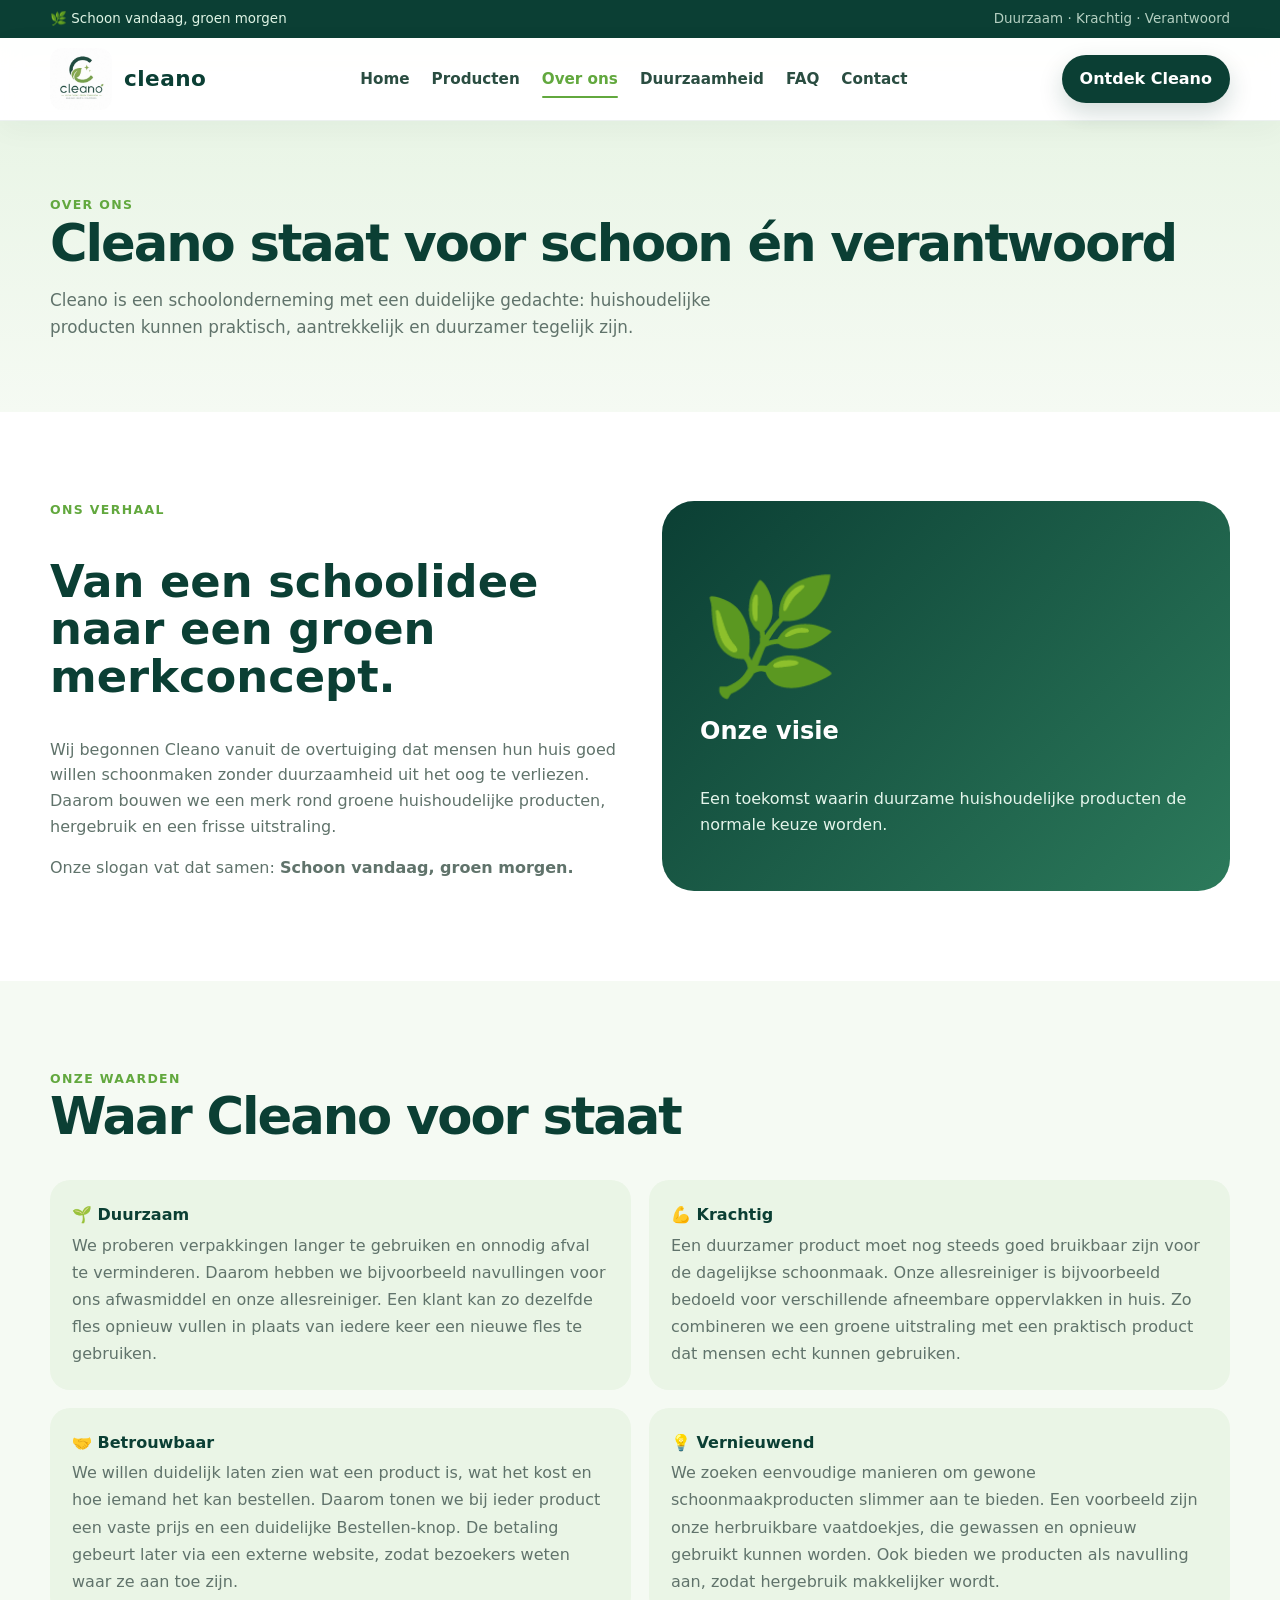
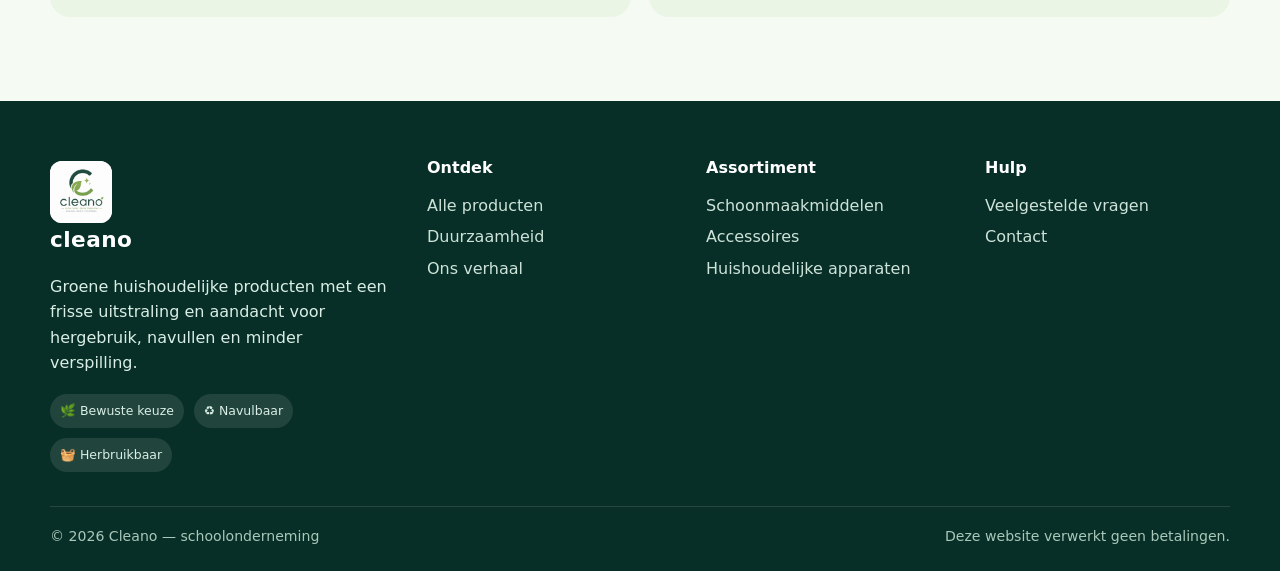
<file: over-ons.html>
<!DOCTYPE html>
<html lang="nl">
<head>
  <meta charset="UTF-8">
  <meta name="viewport" content="width=device-width, initial-scale=1.0">
  <meta name="description" content="Cleano: groene huishoudelijke producten voor een schone omgeving en een groenere morgen.">
  <meta name="theme-color" content="#0b3f34">
  <title>Over ons | Cleano</title>
  <link rel="stylesheet" href="assets/style.css">
</head>
<body>

<div class="topbar">
  <div class="container topbar-inner">
    <span>🌿 Schoon vandaag, groen morgen</span>
    <span class="topbar-note">Duurzaam · Krachtig · Verantwoord</span>
  </div>
</div>
<header class="header">
  <div class="container nav">
    <a class="brand" href="index.html">
      <img src="assets/cleano-logo.jpg" alt="Cleano logo">
      <span>cleano</span>
    </a>
    <nav class="nav-links">
      <a href="index.html">Home</a>
      <a href="producten.html">Producten</a>
      <a href="over-ons.html" class="active">Over ons</a>
      <a href="duurzaamheid.html">Duurzaamheid</a>
      <a href="faq.html">FAQ</a>
      <a href="contact.html">Contact</a>
    </nav>
    <div class="nav-actions">
      <a class="btn btn-primary nav-cta" href="producten.html">Ontdek Cleano</a>
      <button class="menu-btn" aria-label="Menu openen">☰</button>
    </div>
  </div>
</header>

<main>
<section class="page-hero reveal"><div class="container"><span class="kicker">Over ons</span><h1>Cleano staat voor schoon én verantwoord</h1><p>Cleano is een schoolonderneming met een duidelijke gedachte: huishoudelijke producten kunnen praktisch, aantrekkelijk en duurzamer tegelijk zijn.</p></div></section>
<section class="section alt">
  <div class="container split">
    <div>
      <span class="kicker">Ons verhaal</span>
      <h2 style="font-size:2.8rem;line-height:1.05;color:var(--green-950)">Van een schoolidee naar een groen merkconcept.</h2>
      <p style="color:var(--muted)">Wij begonnen Cleano vanuit de overtuiging dat mensen hun huis goed willen schoonmaken zonder duurzaamheid uit het oog te verliezen. Daarom bouwen we een merk rond groene huishoudelijke producten, hergebruik en een frisse uitstraling.</p>
      <p style="color:var(--muted)">Onze slogan vat dat samen: <strong>Schoon vandaag, groen morgen.</strong></p>
    </div>
    <div class="feature-panel"><div class="big-icon">🌿</div><h2>Onze visie</h2><p>Een toekomst waarin duurzame huishoudelijke producten de normale keuze worden.</p></div>
  </div>
</section>
<section class="section">
  <div class="container">
    <div class="section-head"><div><span class="kicker">Onze waarden</span><h2>Waar Cleano voor staat</h2></div></div>
    <div class="values concrete-values">
      <div class="value">
        <strong>🌱 Duurzaam</strong>
        <span>We proberen verpakkingen langer te gebruiken en onnodig afval te verminderen. Daarom hebben we bijvoorbeeld navullingen voor ons afwasmiddel en onze allesreiniger. Een klant kan zo dezelfde fles opnieuw vullen in plaats van iedere keer een nieuwe fles te gebruiken.</span>
      </div>
      <div class="value">
        <strong>💪 Krachtig</strong>
        <span>Een duurzamer product moet nog steeds goed bruikbaar zijn voor de dagelijkse schoonmaak. Onze allesreiniger is bijvoorbeeld bedoeld voor verschillende afneembare oppervlakken in huis. Zo combineren we een groene uitstraling met een praktisch product dat mensen echt kunnen gebruiken.</span>
      </div>
      <div class="value">
        <strong>🤝 Betrouwbaar</strong>
        <span>We willen duidelijk laten zien wat een product is, wat het kost en hoe iemand het kan bestellen. Daarom tonen we bij ieder product een vaste prijs en een duidelijke Bestellen-knop. De betaling gebeurt later via een externe website, zodat bezoekers weten waar ze aan toe zijn.</span>
      </div>
      <div class="value">
        <strong>💡 Vernieuwend</strong>
        <span>We zoeken eenvoudige manieren om gewone schoonmaakproducten slimmer aan te bieden. Een voorbeeld zijn onze herbruikbare vaatdoekjes, die gewassen en opnieuw gebruikt kunnen worden. Ook bieden we producten als navulling aan, zodat hergebruik makkelijker wordt.</span>
      </div>
    </div>
  </div>
</section>
</main>

<footer class="footer">
  <div class="container">
    <div class="footer-grid">
      <div class="footer-about">
        <a class="brand footer-brand" href="index.html">
          <img src="assets/cleano-logo.jpg" alt="Cleano logo">
          <span>cleano</span>
        </a>
        <p>Groene huishoudelijke producten met een frisse uitstraling en aandacht voor hergebruik, navullen en minder verspilling.</p>
        <div class="badge-row">
          <span class="mini-badge">🌿 Bewuste keuze</span>
          <span class="mini-badge">♻️ Navulbaar</span>
          <span class="mini-badge">🧺 Herbruikbaar</span>
        </div>
      </div>
      <div>
        <h4>Ontdek</h4>
        <a href="producten.html">Alle producten</a>
        <a href="duurzaamheid.html">Duurzaamheid</a>
        <a href="over-ons.html">Ons verhaal</a>
      </div>
      <div>
        <h4>Assortiment</h4>
        <a href="producten.html">Schoonmaakmiddelen</a>
        <a href="producten.html">Accessoires</a>
        <a href="producten.html">Huishoudelijke apparaten</a>
      </div>
      <div>
        <h4>Hulp</h4>
        <a href="faq.html">Veelgestelde vragen</a>
        <a href="contact.html">Contact</a>
      </div>
    </div>
    <div class="footer-bottom">
      <span>© 2026 Cleano — schoolonderneming</span>
      <span>Deze website verwerkt geen betalingen.</span>
    </div>
  </div>
</footer>
<script src="assets/product-links.js"></script>
<script src="assets/script.js"></script>

</body>
</html>
</file>
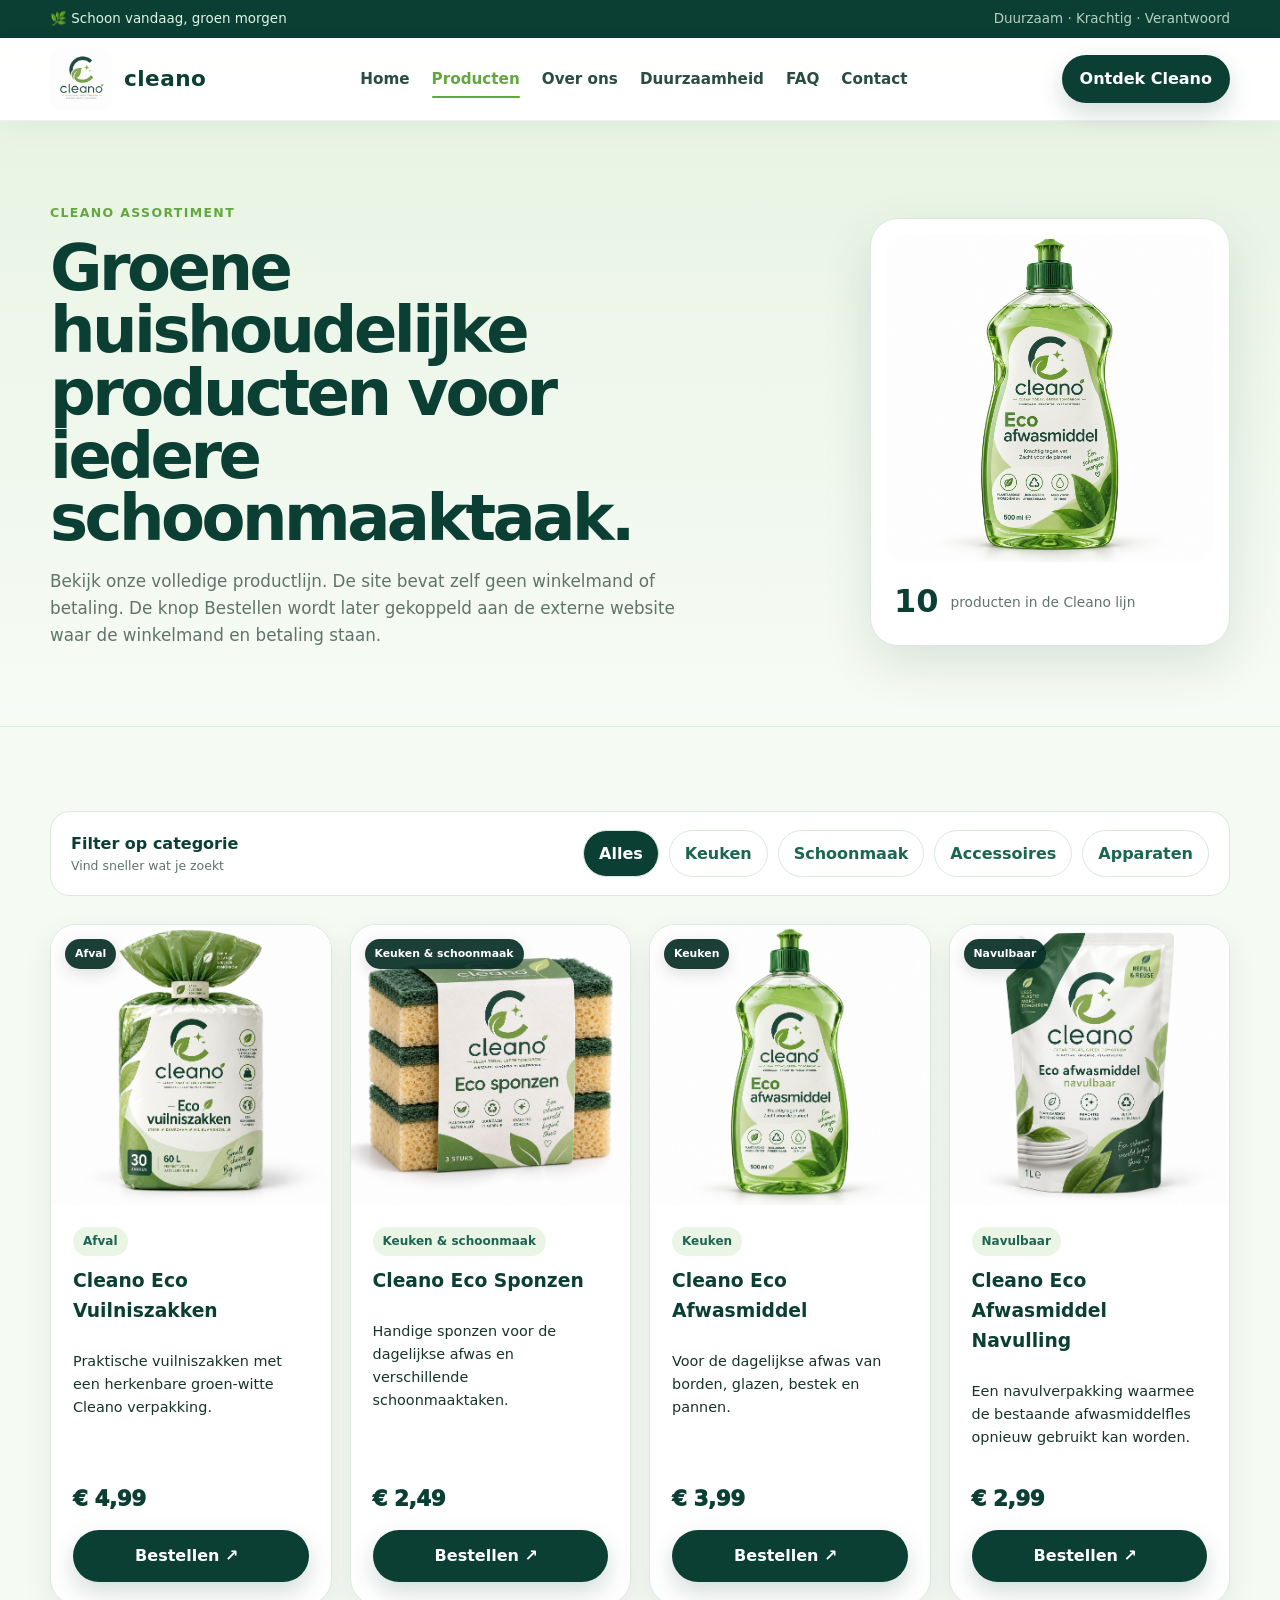
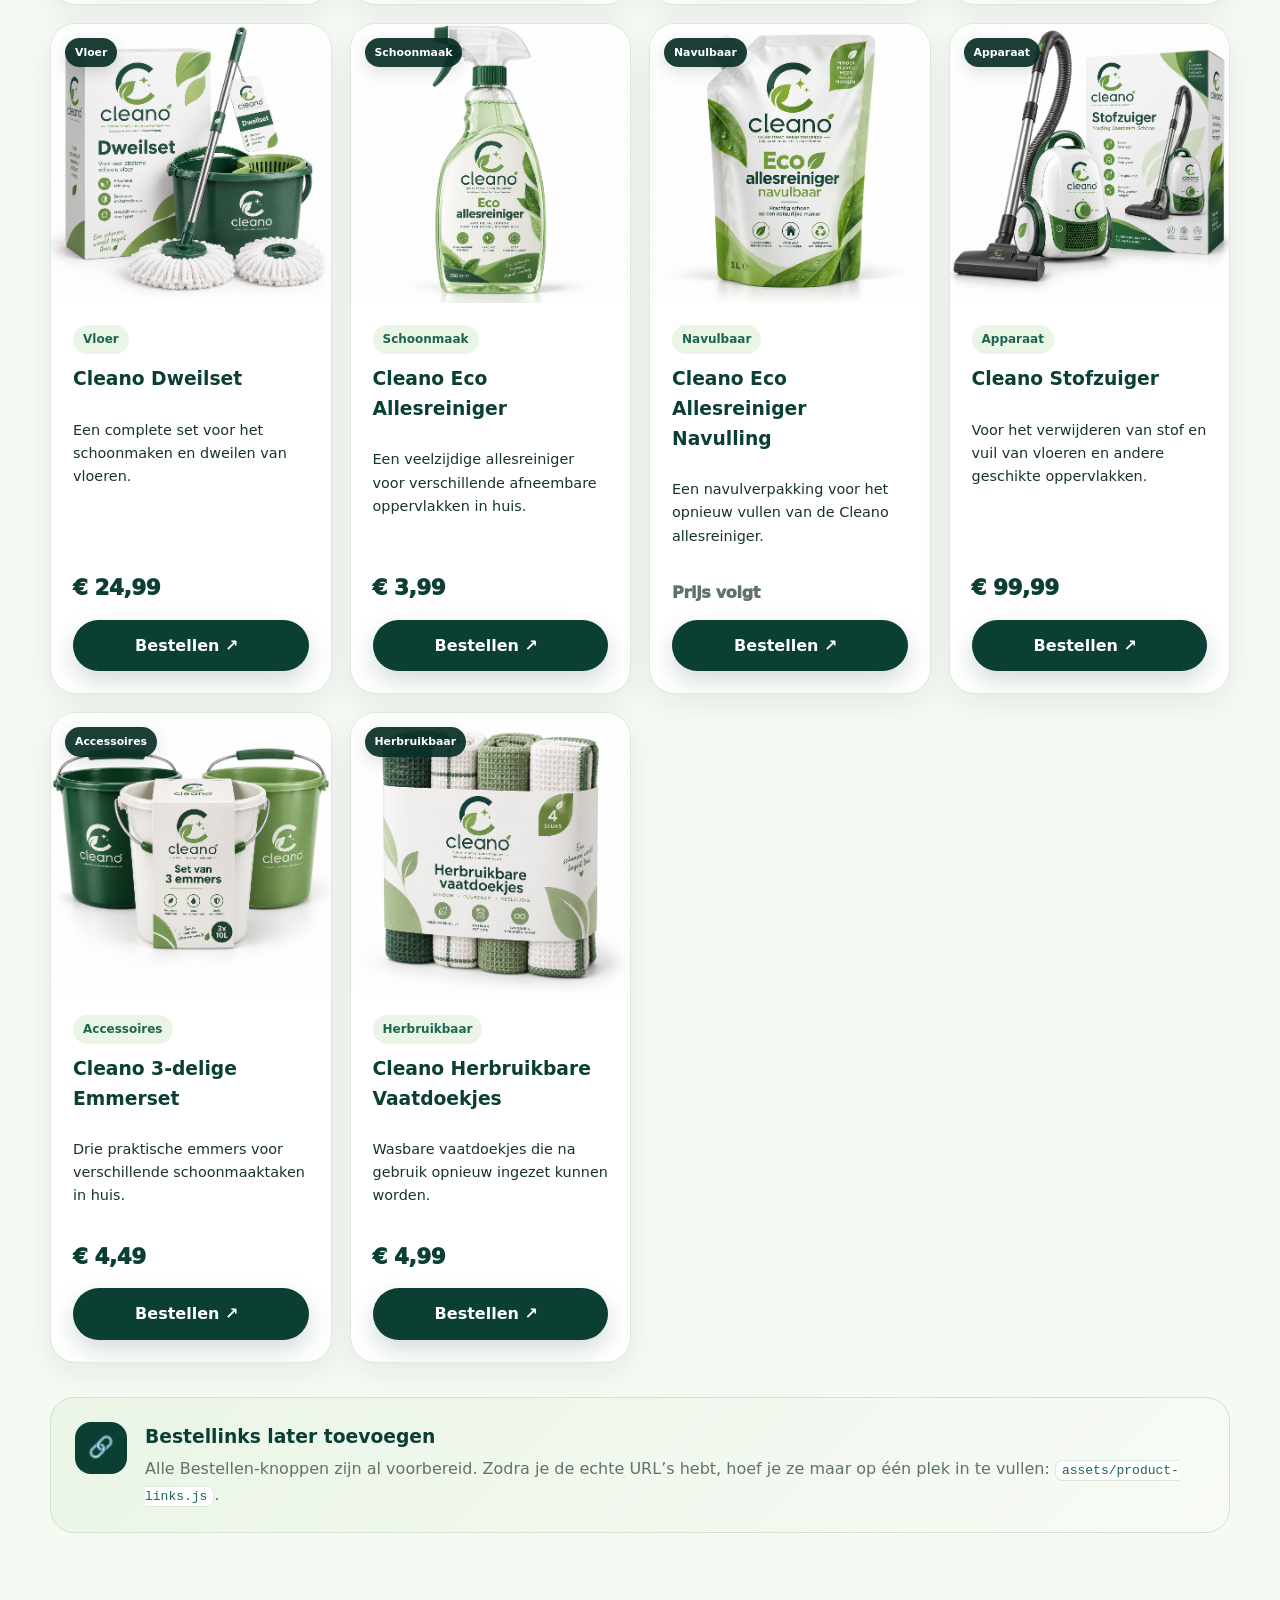
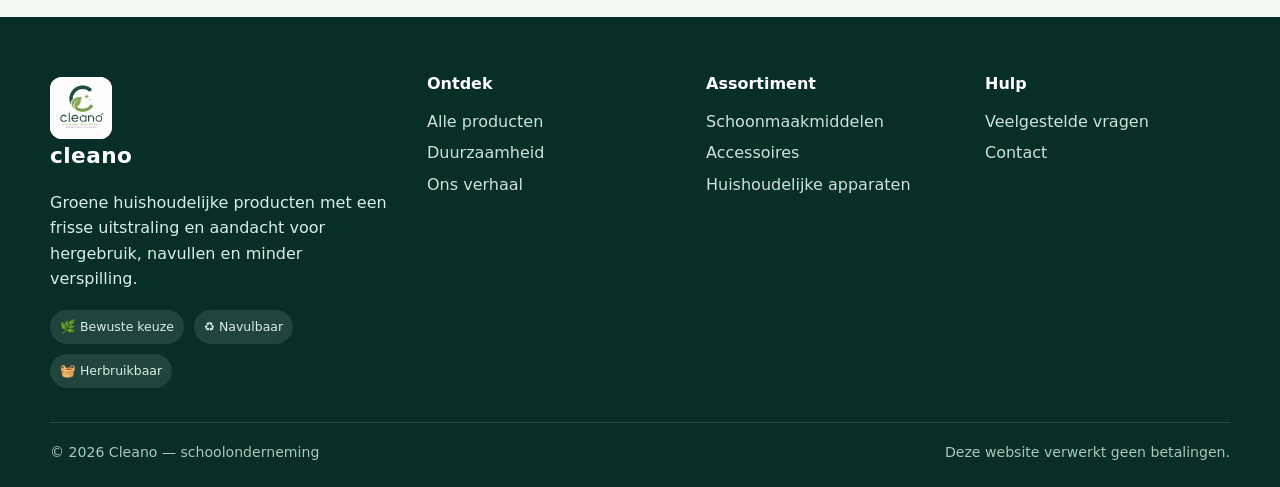
<file: producten.html>
<!DOCTYPE html>
<html lang="nl">
<head>
  <meta charset="UTF-8">
  <meta name="viewport" content="width=device-width, initial-scale=1.0">
  <meta name="description" content="Cleano: groene huishoudelijke producten voor een schone omgeving en een groenere morgen.">
  <meta name="theme-color" content="#0b3f34">
  <title>Producten | Cleano</title>
  <link rel="stylesheet" href="assets/style.css">
</head>
<body>

<div class="topbar">
  <div class="container topbar-inner">
    <span>🌿 Schoon vandaag, groen morgen</span>
    <span class="topbar-note">Duurzaam · Krachtig · Verantwoord</span>
  </div>
</div>
<header class="header">
  <div class="container nav">
    <a class="brand" href="index.html">
      <img src="assets/cleano-logo.jpg" alt="Cleano logo">
      <span>cleano</span>
    </a>
    <nav class="nav-links">
      <a href="index.html">Home</a>
      <a href="producten.html" class="active">Producten</a>
      <a href="over-ons.html">Over ons</a>
      <a href="duurzaamheid.html">Duurzaamheid</a>
      <a href="faq.html">FAQ</a>
      <a href="contact.html">Contact</a>
    </nav>
    <div class="nav-actions">
      <a class="btn btn-primary nav-cta" href="producten.html">Ontdek Cleano</a>
      <button class="menu-btn" aria-label="Menu openen">☰</button>
    </div>
  </div>
</header>


<main>
  <section class="products-hero">
    <div class="container products-hero-grid">
      <div class="reveal">
        <span class="kicker">Cleano assortiment</span>
        <h1>Groene huishoudelijke producten voor iedere schoonmaaktaak.</h1>
        <p>Bekijk onze volledige productlijn. De site bevat zelf geen winkelmand of betaling. De knop Bestellen wordt later gekoppeld aan de externe website waar de winkelmand en betaling staan.</p>
      </div>
      <div class="products-hero-card reveal">
        <img src="assets/products/eco-afwasmiddel.png" alt="Cleano product">
        <div><strong>10</strong><span>producten in de Cleano lijn</span></div>
      </div>
    </div>
  </section>

  <section class="section products-section">
    <div class="container">
      <div class="products-toolbar reveal">
        <div>
          <strong>Filter op categorie</strong>
          <span>Vind sneller wat je zoekt</span>
        </div>
        <div class="filters">
          <button class="filter-btn active" data-filter="alles">Alles</button>
          <button class="filter-btn" data-filter="keuken">Keuken</button>
          <button class="filter-btn" data-filter="schoonmaak">Schoonmaak</button>
          <button class="filter-btn" data-filter="accessoires">Accessoires</button>
          <button class="filter-btn" data-filter="apparaten">Apparaten</button>
        </div>
      </div>

      <div class="grid-4 product-grid">
        
      <article class="product-card premium-card reveal" data-category="accessoires">
        <div class="photo-wrap">
          <span class="photo-badge">Afval</span>
          <img class="product-photo" src="assets/products/eco-vuilniszakken.png" alt="Cleano Eco Vuilniszakken">
        </div>
        <div class="product-body">
          <span class="tag">Afval</span>
          <h3>Cleano Eco Vuilniszakken</h3>
          <p>Praktische vuilniszakken met een herkenbare groen-witte Cleano verpakking.</p>
          <div class="product-price">€ 4,99</div>
          <a class="btn btn-primary product-link" data-product-link="eco-vuilniszakken">Bestellen ↗</a>
        </div>
      </article>
    
      <article class="product-card premium-card reveal" data-category="accessoires">
        <div class="photo-wrap">
          <span class="photo-badge">Keuken & schoonmaak</span>
          <img class="product-photo" src="assets/products/eco-sponzen.png" alt="Cleano Eco Sponzen">
        </div>
        <div class="product-body">
          <span class="tag">Keuken & schoonmaak</span>
          <h3>Cleano Eco Sponzen</h3>
          <p>Handige sponzen voor de dagelijkse afwas en verschillende schoonmaaktaken.</p>
          <div class="product-price">€ 2,49</div>
          <a class="btn btn-primary product-link" data-product-link="eco-sponzen">Bestellen ↗</a>
        </div>
      </article>
    
      <article class="product-card premium-card reveal" data-category="keuken">
        <div class="photo-wrap">
          <span class="photo-badge">Keuken</span>
          <img class="product-photo" src="assets/products/eco-afwasmiddel.png" alt="Cleano Eco Afwasmiddel">
        </div>
        <div class="product-body">
          <span class="tag">Keuken</span>
          <h3>Cleano Eco Afwasmiddel</h3>
          <p>Voor de dagelijkse afwas van borden, glazen, bestek en pannen.</p>
          <div class="product-price">€ 3,99</div>
          <a class="btn btn-primary product-link" data-product-link="eco-afwasmiddel">Bestellen ↗</a>
        </div>
      </article>
    
      <article class="product-card premium-card reveal" data-category="keuken">
        <div class="photo-wrap">
          <span class="photo-badge">Navulbaar</span>
          <img class="product-photo" src="assets/products/eco-afwasmiddel-navulbaar.png" alt="Cleano Eco Afwasmiddel Navulling">
        </div>
        <div class="product-body">
          <span class="tag">Navulbaar</span>
          <h3>Cleano Eco Afwasmiddel Navulling</h3>
          <p>Een navulverpakking waarmee de bestaande afwasmiddelfles opnieuw gebruikt kan worden.</p>
          <div class="product-price">€ 2,99</div>
          <a class="btn btn-primary product-link" data-product-link="eco-afwasmiddel-navulling">Bestellen ↗</a>
        </div>
      </article>
    
      <article class="product-card premium-card reveal" data-category="schoonmaak">
        <div class="photo-wrap">
          <span class="photo-badge">Vloer</span>
          <img class="product-photo" src="assets/products/dweilset.png" alt="Cleano Dweilset">
        </div>
        <div class="product-body">
          <span class="tag">Vloer</span>
          <h3>Cleano Dweilset</h3>
          <p>Een complete set voor het schoonmaken en dweilen van vloeren.</p>
          <div class="product-price">€ 24,99</div>
          <a class="btn btn-primary product-link" data-product-link="dweilset">Bestellen ↗</a>
        </div>
      </article>
    
      <article class="product-card premium-card reveal" data-category="schoonmaak">
        <div class="photo-wrap">
          <span class="photo-badge">Schoonmaak</span>
          <img class="product-photo" src="assets/products/eco-allesreiniger.png" alt="Cleano Eco Allesreiniger">
        </div>
        <div class="product-body">
          <span class="tag">Schoonmaak</span>
          <h3>Cleano Eco Allesreiniger</h3>
          <p>Een veelzijdige allesreiniger voor verschillende afneembare oppervlakken in huis.</p>
          <div class="product-price">€ 3,99</div>
          <a class="btn btn-primary product-link" data-product-link="eco-allesreiniger">Bestellen ↗</a>
        </div>
      </article>
    
      <article class="product-card premium-card reveal" data-category="schoonmaak">
        <div class="photo-wrap">
          <span class="photo-badge">Navulbaar</span>
          <img class="product-photo" src="assets/products/eco-allesreiniger-navulbaar.png" alt="Cleano Eco Allesreiniger Navulling">
        </div>
        <div class="product-body">
          <span class="tag">Navulbaar</span>
          <h3>Cleano Eco Allesreiniger Navulling</h3>
          <p>Een navulverpakking voor het opnieuw vullen van de Cleano allesreiniger.</p>
          <div class="product-price pending-price">Prijs volgt</div>
          <a class="btn btn-primary product-link" data-product-link="eco-allesreiniger-navulling">Bestellen ↗</a>
        </div>
      </article>
    
      <article class="product-card premium-card reveal" data-category="apparaten">
        <div class="photo-wrap">
          <span class="photo-badge">Apparaat</span>
          <img class="product-photo" src="assets/products/stofzuiger.png" alt="Cleano Stofzuiger">
        </div>
        <div class="product-body">
          <span class="tag">Apparaat</span>
          <h3>Cleano Stofzuiger</h3>
          <p>Voor het verwijderen van stof en vuil van vloeren en andere geschikte oppervlakken.</p>
          <div class="product-price">€ 99,99</div>
          <a class="btn btn-primary product-link" data-product-link="stofzuiger">Bestellen ↗</a>
        </div>
      </article>
    
      <article class="product-card premium-card reveal" data-category="accessoires">
        <div class="photo-wrap">
          <span class="photo-badge">Accessoires</span>
          <img class="product-photo" src="assets/products/set-van-3-emmers.png" alt="Cleano 3-delige Emmerset">
        </div>
        <div class="product-body">
          <span class="tag">Accessoires</span>
          <h3>Cleano 3-delige Emmerset</h3>
          <p>Drie praktische emmers voor verschillende schoonmaaktaken in huis.</p>
          <div class="product-price">€ 4,49</div>
          <a class="btn btn-primary product-link" data-product-link="emmerset-3-delig">Bestellen ↗</a>
        </div>
      </article>
    
      <article class="product-card premium-card reveal" data-category="keuken">
        <div class="photo-wrap">
          <span class="photo-badge">Herbruikbaar</span>
          <img class="product-photo" src="assets/products/herbruikbare-vaatdoekjes.png" alt="Cleano Herbruikbare Vaatdoekjes">
        </div>
        <div class="product-body">
          <span class="tag">Herbruikbaar</span>
          <h3>Cleano Herbruikbare Vaatdoekjes</h3>
          <p>Wasbare vaatdoekjes die na gebruik opnieuw ingezet kunnen worden.</p>
          <div class="product-price">€ 4,99</div>
          <a class="btn btn-primary product-link" data-product-link="herbruikbare-vaatdoekjes">Bestellen ↗</a>
        </div>
      </article>
    
      </div>

      <div class="link-helper reveal">
        <div class="link-helper-icon">🔗</div>
        <div>
          <h3>Bestellinks later toevoegen</h3>
          <p>Alle Bestellen-knoppen zijn al voorbereid. Zodra je de echte URL’s hebt, hoef je ze maar op één plek in te vullen: <code>assets/product-links.js</code>.</p>
        </div>
      </div>
    </div>
  </section>
</main>


<footer class="footer">
  <div class="container">
    <div class="footer-grid">
      <div class="footer-about">
        <a class="brand footer-brand" href="index.html">
          <img src="assets/cleano-logo.jpg" alt="Cleano logo">
          <span>cleano</span>
        </a>
        <p>Groene huishoudelijke producten met een frisse uitstraling en aandacht voor hergebruik, navullen en minder verspilling.</p>
        <div class="badge-row">
          <span class="mini-badge">🌿 Bewuste keuze</span>
          <span class="mini-badge">♻️ Navulbaar</span>
          <span class="mini-badge">🧺 Herbruikbaar</span>
        </div>
      </div>
      <div>
        <h4>Ontdek</h4>
        <a href="producten.html">Alle producten</a>
        <a href="duurzaamheid.html">Duurzaamheid</a>
        <a href="over-ons.html">Ons verhaal</a>
      </div>
      <div>
        <h4>Assortiment</h4>
        <a href="producten.html">Schoonmaakmiddelen</a>
        <a href="producten.html">Accessoires</a>
        <a href="producten.html">Huishoudelijke apparaten</a>
      </div>
      <div>
        <h4>Hulp</h4>
        <a href="faq.html">Veelgestelde vragen</a>
        <a href="contact.html">Contact</a>
      </div>
    </div>
    <div class="footer-bottom">
      <span>© 2026 Cleano — schoolonderneming</span>
      <span>Deze website verwerkt geen betalingen.</span>
    </div>
  </div>
</footer>
<script src="assets/product-links.js"></script>
<script src="assets/script.js"></script>

</body>
</html>
</file>
<file: assets/style.css>
:root{
  --green-950:#0b3f34;
  --green-900:#124f40;
  --green-800:#1b6650;
  --green-700:#2c7a5b;
  --green-600:#3f8f68;
  --green-500:#62a83e;
  --green-400:#80b84c;
  --green-100:#eaf5e6;
  --green-50:#f5faf3;
  --white:#ffffff;
  --ink:#17332a;
  --muted:#60736b;
  --border:#dbe8dc;
  --shadow:0 18px 50px rgba(11,63,52,.12);
  --radius:24px;
}
*{box-sizing:border-box}
html{scroll-behavior:smooth}
body{
  margin:0;
  font-family:Inter,ui-sans-serif,system-ui,-apple-system,BlinkMacSystemFont,"Segoe UI",sans-serif;
  color:var(--ink);
  background:var(--green-50);
  line-height:1.6;
}
img{max-width:100%;display:block}
a{color:inherit;text-decoration:none}
button,input,textarea,select{font:inherit}
.container{width:min(1180px,calc(100% - 40px));margin-inline:auto}
.topbar{
  background:var(--green-950);color:#dff4e5;text-align:center;
  padding:8px 12px;font-size:.9rem
}
.header{
  position:sticky;top:0;z-index:50;background:rgba(255,255,255,.93);
  backdrop-filter:blur(14px);border-bottom:1px solid rgba(18,79,64,.08)
}
.nav{height:82px;display:flex;align-items:center;justify-content:space-between;gap:24px}
.brand{display:flex;align-items:center;gap:12px;font-weight:900;color:var(--green-950)}
.brand img{width:62px;height:62px;object-fit:contain;border-radius:12px}
.brand span{font-size:1.35rem;letter-spacing:.02em}
.nav-links{display:flex;align-items:center;gap:22px}
.nav-links a{font-weight:700;color:#2a4d41;font-size:.95rem}
.nav-links a:hover,.nav-links a.active{color:var(--green-500)}
.nav-actions{display:flex;align-items:center;gap:10px}
.cart-link{position:relative;display:inline-flex;align-items:center;justify-content:center;width:44px;height:44px;border-radius:14px;background:var(--green-100);font-size:1.2rem}
.cart-count{position:absolute;right:-5px;top:-6px;background:var(--green-950);color:white;width:22px;height:22px;border-radius:50%;font-size:.72rem;display:flex;align-items:center;justify-content:center;font-weight:800}
.menu-btn{display:none;background:transparent;border:0;font-size:1.7rem;color:var(--green-950)}
.btn{display:inline-flex;align-items:center;justify-content:center;gap:8px;border:none;border-radius:999px;padding:13px 22px;font-weight:800;cursor:pointer;transition:.2s ease}
.btn-primary{background:var(--green-950);color:white;box-shadow:0 10px 24px rgba(11,63,52,.18)}
.btn-primary:hover{transform:translateY(-2px);background:var(--green-800)}
.btn-light{background:white;color:var(--green-950);border:1px solid var(--border)}
.btn-light:hover{background:var(--green-100)}
.btn-accent{background:var(--green-500);color:white}
.hero{
  position:relative;overflow:hidden;
  background:
    radial-gradient(circle at 88% 16%,rgba(128,184,76,.28),transparent 28%),
    linear-gradient(135deg,var(--green-950),var(--green-700));
  color:white;padding:86px 0 78px
}
.hero:after{
  content:"";position:absolute;width:420px;height:420px;border:80px solid rgba(255,255,255,.05);
  border-radius:50%;right:-120px;bottom:-180px
}
.hero-grid{display:grid;grid-template-columns:1.1fr .9fr;align-items:center;gap:56px}
.eyebrow{display:inline-flex;align-items:center;gap:8px;background:rgba(255,255,255,.12);border:1px solid rgba(255,255,255,.2);padding:7px 13px;border-radius:999px;font-size:.82rem;font-weight:800;letter-spacing:.06em;text-transform:uppercase}
.hero h1{font-size:clamp(2.7rem,5vw,5.5rem);line-height:.96;margin:20px 0 20px;letter-spacing:-.055em;max-width:800px}
.hero p{font-size:1.12rem;max-width:660px;color:#e6f5ec}
.hero-cta{display:flex;gap:12px;flex-wrap:wrap;margin-top:28px}
.hero-card{background:white;color:var(--ink);border-radius:32px;padding:24px;box-shadow:var(--shadow);transform:rotate(2deg)}
.hero-card img{width:100%;max-height:340px;object-fit:contain;border-radius:20px;background:white}
.hero-stats{display:grid;grid-template-columns:repeat(3,1fr);gap:14px;margin-top:18px}
.stat{background:var(--green-50);border-radius:18px;padding:15px;text-align:center}
.stat strong{display:block;font-size:1.15rem;color:var(--green-950)}
.stat span{font-size:.78rem;color:var(--muted)}
.section{padding:84px 0}
.section.alt{background:white}
.section-head{display:flex;justify-content:space-between;align-items:end;gap:24px;margin-bottom:36px}
.section-head h2,.page-hero h1{font-size:clamp(2rem,4vw,3.7rem);line-height:1.05;margin:0;color:var(--green-950);letter-spacing:-.04em}
.section-head p{max-width:640px;color:var(--muted);margin:8px 0 0}
.kicker{font-weight:900;color:var(--green-500);text-transform:uppercase;letter-spacing:.11em;font-size:.78rem}
.grid-3{display:grid;grid-template-columns:repeat(3,1fr);gap:22px}
.grid-4{display:grid;grid-template-columns:repeat(4,1fr);gap:18px}
.card{background:white;border:1px solid var(--border);border-radius:var(--radius);padding:24px;box-shadow:0 10px 30px rgba(11,63,52,.06)}
.icon-box{width:54px;height:54px;border-radius:16px;background:var(--green-100);display:flex;align-items:center;justify-content:center;font-size:1.7rem;margin-bottom:18px}
.card h3{margin:0 0 8px;color:var(--green-950);font-size:1.2rem}
.card p{margin:0;color:var(--muted)}
.product-card{background:white;border:1px solid var(--border);border-radius:26px;overflow:hidden;box-shadow:0 10px 30px rgba(11,63,52,.07);display:flex;flex-direction:column}
.product-visual{height:220px;display:flex;align-items:center;justify-content:center;background:linear-gradient(145deg,#eff8ec,#ddecda);font-size:5.2rem;position:relative}
.product-badge{position:absolute;left:16px;top:16px;background:var(--green-950);color:white;border-radius:999px;padding:6px 10px;font-size:.72rem;font-weight:800}
.product-body{padding:22px;display:flex;flex-direction:column;gap:10px;flex:1}
.product-body h3{margin:0;color:var(--green-950)}
.price-row{display:flex;align-items:center;justify-content:space-between;margin-top:auto;padding-top:8px}
.price{font-weight:900;font-size:1.25rem;color:var(--green-950)}
.tag{display:inline-flex;padding:5px 10px;border-radius:999px;background:var(--green-100);color:var(--green-800);font-size:.75rem;font-weight:800;width:max-content}
.split{display:grid;grid-template-columns:1fr 1fr;gap:44px;align-items:center}
.feature-panel{background:linear-gradient(135deg,var(--green-950),var(--green-700));border-radius:32px;padding:38px;color:white;min-height:390px;display:flex;flex-direction:column;justify-content:end}
.feature-panel .big-icon{font-size:7rem;line-height:1}
.feature-panel p{color:#e4f5eb}
.checklist{display:grid;gap:16px;margin-top:26px}
.check{display:flex;gap:12px;align-items:flex-start}
.check i{font-style:normal;width:28px;height:28px;border-radius:50%;display:flex;align-items:center;justify-content:center;background:var(--green-100);color:var(--green-900);font-weight:900;flex:0 0 auto}
.cta-band{background:var(--green-100);border:1px solid #cfe3cc;border-radius:34px;padding:40px;display:flex;align-items:center;justify-content:space-between;gap:24px}
.cta-band h3{font-size:2rem;margin:0;color:var(--green-950)}
.page-hero{padding:70px 0 54px;background:linear-gradient(180deg,#e9f5e6,#f5faf3)}
.page-hero p{max-width:720px;color:var(--muted);font-size:1.05rem}
.filters{display:flex;gap:10px;flex-wrap:wrap;margin-bottom:28px}
.filter-btn{border:1px solid var(--border);background:white;padding:10px 15px;border-radius:999px;font-weight:800;color:var(--green-800);cursor:pointer}
.filter-btn.active{background:var(--green-950);color:white}
.values{display:grid;grid-template-columns:repeat(2,1fr);gap:18px}
.value{background:var(--green-100);border-radius:20px;padding:22px}
.value strong{display:block;color:var(--green-950);margin-bottom:4px}
.timeline{display:grid;gap:14px}
.timeline-item{display:grid;grid-template-columns:60px 1fr;gap:18px;align-items:flex-start}
.timeline-dot{width:44px;height:44px;border-radius:50%;display:flex;align-items:center;justify-content:center;background:var(--green-950);color:white;font-weight:900}
.faq{display:grid;gap:12px}
.faq details{background:white;border:1px solid var(--border);border-radius:18px;padding:18px 20px}
.faq summary{cursor:pointer;font-weight:850;color:var(--green-950)}
.faq p{color:var(--muted);margin-bottom:0}
.contact-grid{display:grid;grid-template-columns:.8fr 1.2fr;gap:28px}
.contact-list{display:grid;gap:14px;margin-top:24px}
.contact-item{display:flex;gap:12px}
.form-card{background:white;border:1px solid var(--border);border-radius:28px;padding:28px}
.form-grid{display:grid;grid-template-columns:1fr 1fr;gap:16px}
.field{display:grid;gap:7px}
.field.full{grid-column:1/-1}
.field label{font-weight:800;color:var(--green-900);font-size:.9rem}
.field input,.field textarea,.field select{width:100%;border:1px solid #cfe0d4;background:#fbfdfb;border-radius:14px;padding:13px 14px;outline:none}
.field input:focus,.field textarea:focus,.field select:focus{border-color:var(--green-500);box-shadow:0 0 0 4px rgba(98,168,62,.12)}
.notice{display:none;margin-top:14px;background:var(--green-100);padding:12px 14px;border-radius:14px;color:var(--green-900);font-weight:700}
.cart-empty{text-align:center;padding:50px;background:white;border-radius:28px;border:1px solid var(--border)}
.cart-list{display:grid;gap:14px}
.cart-item{background:white;border:1px solid var(--border);border-radius:20px;padding:18px;display:flex;align-items:center;justify-content:space-between;gap:18px}
.cart-item .info{display:flex;align-items:center;gap:14px}
.cart-item .emoji{font-size:2.3rem}
.cart-actions{display:flex;align-items:center;gap:10px}
.qty{width:68px;padding:8px;border:1px solid var(--border);border-radius:10px}
.summary{margin-top:22px;background:var(--green-950);color:white;border-radius:22px;padding:22px;display:flex;align-items:center;justify-content:space-between;gap:18px}
.footer{background:#082f27;color:#d9eee4;padding:54px 0 24px;margin-top:70px}
.footer-grid{display:grid;grid-template-columns:1.4fr repeat(3,1fr);gap:34px}
.footer h4{color:white;margin:0 0 12px}
.footer a{display:block;color:#cde3d8;margin:6px 0}
.footer .brand img{background:white}
.footer-bottom{border-top:1px solid rgba(255,255,255,.12);margin-top:34px;padding-top:18px;display:flex;justify-content:space-between;gap:16px;color:#a9c8b9;font-size:.88rem}
.badge-row{display:flex;gap:10px;flex-wrap:wrap;margin-top:18px}
.mini-badge{background:rgba(255,255,255,.1);padding:7px 10px;border-radius:999px;font-size:.78rem}
@media (max-width:960px){
  .nav-links{position:absolute;left:20px;right:20px;top:84px;background:white;border:1px solid var(--border);border-radius:20px;padding:18px;display:none;flex-direction:column;align-items:flex-start;box-shadow:var(--shadow)}
  .nav-links.open{display:flex}
  .nav-actions .btn{display:none}
  .menu-btn{display:block}
  .hero-grid,.split,.contact-grid{grid-template-columns:1fr}
  .grid-4{grid-template-columns:repeat(2,1fr)}
  .grid-3{grid-template-columns:1fr 1fr}
  .footer-grid{grid-template-columns:1fr 1fr}
}
@media (max-width:640px){
  .container{width:min(100% - 28px,1180px)}
  .hero{padding:62px 0}
  .hero-card{transform:none}
  .hero-stats{grid-template-columns:1fr}
  .grid-3,.grid-4,.values,.form-grid{grid-template-columns:1fr}
  .field.full{grid-column:auto}
  .section{padding:58px 0}
  .section-head{align-items:flex-start;flex-direction:column}
  .cta-band,.summary,.cart-item{align-items:flex-start;flex-direction:column}
  .footer-grid{grid-template-columns:1fr}
  .footer-bottom{flex-direction:column}
}

.external-note{
  margin-top:24px;
  background:#eef7ea;
  border:1px solid #cfe3cc;
  border-radius:18px;
  padding:16px 18px;
  color:#234d3d;
}
.external-note strong{color:#0b3f34}
.product-link{
  margin-top:auto;
}


.product-photo{
  width:100%;
  aspect-ratio:1/1;
  object-fit:cover;
  border-radius:20px 20px 0 0;
  display:block;
  background:#ffffff;
}
.product-card{
  overflow:hidden;
}
.product-body{
  display:flex;
  flex-direction:column;
  gap:10px;
}
.product-card .product-link{
  margin-top:auto;
}


/* =========================================================
   CLEano polished final design
   ========================================================= */
:root{
  --cream:#fbfdf9;
  --lime:#91bf52;
  --soft:#eef6e9;
  --green-glow:rgba(132,186,80,.22);
}
body{overflow-x:hidden}
.topbar{padding:0}
.topbar-inner{min-height:38px;display:flex;align-items:center;justify-content:space-between;gap:18px;font-size:.84rem}
.topbar-note{opacity:.8}
.header{box-shadow:0 8px 30px rgba(11,63,52,.04)}
.nav-links a{position:relative;padding:9px 0}
.nav-links a:after{content:"";position:absolute;left:0;right:100%;bottom:2px;height:2px;background:var(--green-500);border-radius:2px;transition:.2s ease}
.nav-links a:hover:after,.nav-links a.active:after{right:0}
.nav-cta{padding:11px 18px}
.btn-lg{padding:15px 24px}
.btn-glass{background:rgba(255,255,255,.12);border:1px solid rgba(255,255,255,.24);color:white}
.btn-glass:hover{background:rgba(255,255,255,.2);transform:translateY(-2px)}
.btn-white{background:white;color:var(--green-950)}
.btn-white:hover{background:var(--green-100);transform:translateY(-2px)}
.text-link{display:inline-flex;margin-top:24px;font-weight:900;color:var(--green-800)}
.text-link:hover{color:var(--green-500)}
.eyebrow.solid{background:rgba(255,255,255,.14);border-color:rgba(255,255,255,.23)}
.light-kicker{color:#c7e7b0}

.home-hero{
  position:relative;
  isolation:isolate;
  overflow:hidden;
  background:
    radial-gradient(circle at 78% 20%,rgba(146,191,82,.32),transparent 28%),
    radial-gradient(circle at 15% 95%,rgba(105,168,94,.18),transparent 32%),
    linear-gradient(128deg,#082f27 0%,#0f513f 55%,#286e4a 100%);
  color:white;
  padding:96px 0 104px;
}
.home-hero:before{
  content:"";
  position:absolute;
  width:620px;height:620px;border-radius:50%;
  border:1px solid rgba(255,255,255,.07);
  right:-220px;top:-250px;z-index:-1;
  box-shadow:0 0 0 90px rgba(255,255,255,.025),0 0 0 180px rgba(255,255,255,.018)
}
.home-hero-grid{display:grid;grid-template-columns:1.05fr .95fr;gap:70px;align-items:center}
.home-hero-copy h1{font-size:clamp(3.2rem,6vw,6.2rem);letter-spacing:-.065em;line-height:.92;margin:22px 0}
.home-hero-copy h1 span{color:#b8df7d}
.home-hero-copy>p{max-width:670px;color:#e4f3e9;font-size:1.12rem}
.hero-points{display:flex;flex-wrap:wrap;gap:10px 20px;margin-top:28px;color:#d7eadf;font-size:.88rem;font-weight:700}

.hero-showcase{min-height:520px;position:relative}
.showcase-orbit{position:absolute;width:440px;height:440px;border-radius:50%;right:20px;top:42px;background:rgba(255,255,255,.06);border:1px solid rgba(255,255,255,.11)}
.showcase-main{position:absolute;right:70px;top:24px;width:360px;background:white;border-radius:34px;padding:18px;box-shadow:0 38px 90px rgba(0,0,0,.24);transform:rotate(2deg);z-index:3}
.showcase-main img{border-radius:24px}
.showcase-label{position:absolute;z-index:2;top:26px;left:26px;background:var(--green-950);color:white;padding:7px 12px;border-radius:999px;font-size:.72rem;font-weight:900}
.showcase-float{position:absolute;width:150px;background:white;border-radius:24px;padding:8px;box-shadow:0 20px 55px rgba(0,0,0,.22);z-index:4}
.showcase-float img{border-radius:18px}
.showcase-float-one{left:5px;bottom:50px;transform:rotate(-7deg)}
.showcase-float-two{right:0;bottom:0;transform:rotate(7deg)}
.showcase-note{position:absolute;left:10px;top:78px;background:rgba(8,47,39,.78);backdrop-filter:blur(10px);border:1px solid rgba(255,255,255,.17);border-radius:20px;padding:15px 18px;z-index:5}
.showcase-note strong,.showcase-note span{display:block}
.showcase-note span{color:#bfe28d;font-weight:800}

.benefit-strip{background:white;border-bottom:1px solid var(--border)}
.benefit-grid{display:grid;grid-template-columns:repeat(4,1fr)}
.benefit-grid>div{padding:24px 22px;border-right:1px solid var(--border)}
.benefit-grid>div:last-child{border-right:0}
.benefit-grid strong,.benefit-grid span{display:block}
.benefit-grid strong{color:var(--green-950);font-size:.95rem}
.benefit-grid span{margin-top:4px;color:var(--muted);font-size:.8rem}

.center-head{justify-content:center;text-align:center}
.center-head>div{max-width:760px}
.center-head p{margin-inline:auto}

.category-grid{display:grid;grid-template-columns:1.15fr 1fr 1fr;gap:20px}
.category-card{
  min-height:320px;position:relative;overflow:hidden;border-radius:30px;padding:28px;
  background:linear-gradient(145deg,#e8f4e4,#f9fcf7);
  border:1px solid var(--border);box-shadow:0 15px 40px rgba(11,63,52,.07);
  transition:.25s ease
}
.category-card:hover{transform:translateY(-5px);box-shadow:0 22px 55px rgba(11,63,52,.12)}
.category-card:first-child{background:linear-gradient(145deg,#dcefd4,#f7fbf4)}
.category-card img{position:absolute;width:52%;right:-2%;bottom:-4%;border-radius:22px;filter:drop-shadow(0 14px 20px rgba(11,63,52,.12))}
.category-copy{position:relative;z-index:2;max-width:58%}
.category-copy>span{font-size:.74rem;font-weight:950;letter-spacing:.14em;color:var(--green-500)}
.category-copy h3{font-size:1.6rem;line-height:1.1;color:var(--green-950);margin:10px 0}
.category-copy p{font-size:.92rem;color:var(--muted)}
.category-copy strong{display:inline-block;margin-top:18px;color:var(--green-800)}

.premium-card{transition:.25s ease}
.premium-card:hover{transform:translateY(-6px);box-shadow:0 24px 55px rgba(11,63,52,.13)}
.photo-wrap{position:relative;background:white;overflow:hidden}
.photo-badge{position:absolute;left:14px;top:14px;z-index:3;background:rgba(8,47,39,.92);color:white;padding:6px 10px;border-radius:999px;font-size:.68rem;font-weight:900;box-shadow:0 5px 16px rgba(0,0,0,.12)}
.product-photo{transition:transform .35s ease}
.premium-card:hover .product-photo{transform:scale(1.035)}
.product-body p{font-size:.9rem}
.product-link{width:100%;margin-top:auto}
.link-pending:after{content:"";}

.story-grid{display:grid;grid-template-columns:1.05fr .95fr;gap:64px;align-items:center}
.story-gallery{display:grid;grid-template-columns:1.15fr .85fr;grid-template-rows:1fr 1fr;gap:14px}
.story-photo{overflow:hidden;border-radius:24px;background:white;border:1px solid var(--border);box-shadow:0 14px 38px rgba(11,63,52,.08)}
.story-photo img{width:100%;height:100%;object-fit:cover}
.story-large{grid-row:1/3}
.story-copy h2{font-size:clamp(2.2rem,4vw,3.6rem);line-height:1.02;letter-spacing:-.045em;color:var(--green-950);margin:12px 0 18px}
.story-copy>p{color:var(--muted);font-size:1.03rem}
.clean-checks .check{background:white;border:1px solid var(--border);border-radius:16px;padding:14px}
.clean-checks span{color:var(--muted)}

.how-section{background:linear-gradient(180deg,#f5faf3 0%,#edf6e9 100%)}
.steps-grid{display:grid;grid-template-columns:repeat(3,1fr);gap:20px}
.step-card{background:white;border:1px solid var(--border);border-radius:26px;padding:28px;box-shadow:0 10px 30px rgba(11,63,52,.055)}
.step-card>span{display:flex;width:44px;height:44px;border-radius:14px;align-items:center;justify-content:center;background:var(--green-950);color:white;font-weight:950}
.step-card h3{font-size:1.35rem;color:var(--green-950);margin:18px 0 8px}
.step-card p{color:var(--muted);margin:0}

.hero-cta-card{background:linear-gradient(130deg,#0a3b31,#1a684d);border-radius:34px;padding:44px 48px;color:white;display:flex;align-items:center;justify-content:space-between;gap:30px;box-shadow:0 25px 60px rgba(11,63,52,.2)}
.hero-cta-card h2{font-size:clamp(2rem,4vw,3.4rem);line-height:1;margin:8px 0 10px;letter-spacing:-.045em}
.hero-cta-card p{margin:0;color:#d9eee4}

.products-hero{background:linear-gradient(180deg,#e8f4e4 0%,#f7fbf5 100%);padding:78px 0 60px;border-bottom:1px solid var(--border)}
.products-hero-grid{display:grid;grid-template-columns:1.15fr .85fr;gap:50px;align-items:center}
.products-hero h1{font-size:clamp(2.8rem,5vw,5rem);letter-spacing:-.055em;line-height:.98;color:var(--green-950);margin:12px 0 18px}
.products-hero p{max-width:760px;color:var(--muted);font-size:1.05rem}
.products-hero-card{justify-self:end;width:min(360px,100%);background:white;border:1px solid var(--border);border-radius:28px;padding:15px;box-shadow:var(--shadow)}
.products-hero-card img{border-radius:20px}
.products-hero-card>div{display:flex;align-items:center;gap:12px;padding:14px 8px 3px}
.products-hero-card strong{font-size:2rem;color:var(--green-950)}
.products-hero-card span{font-size:.86rem;color:var(--muted)}

.products-toolbar{display:flex;align-items:center;justify-content:space-between;gap:22px;margin-bottom:28px;padding:18px 20px;background:white;border:1px solid var(--border);border-radius:20px}
.products-toolbar>div:first-child strong,.products-toolbar>div:first-child span{display:block}
.products-toolbar>div:first-child strong{color:var(--green-950)}
.products-toolbar>div:first-child span{font-size:.78rem;color:var(--muted)}
.products-toolbar .filters{margin:0}
.product-grid [hidden]{display:none!important}

.link-helper{margin-top:34px;background:linear-gradient(135deg,#eaf5e6,#f8fbf6);border:1px solid #cfe3cc;border-radius:24px;padding:24px;display:flex;gap:18px;align-items:flex-start}
.link-helper-icon{width:52px;height:52px;border-radius:16px;background:var(--green-950);color:white;display:flex;align-items:center;justify-content:center;font-size:1.3rem;flex:0 0 auto}
.link-helper h3{margin:0;color:var(--green-950)}
.link-helper p{margin:5px 0 0;color:var(--muted)}
.link-helper code{background:white;border:1px solid var(--border);border-radius:7px;padding:2px 6px;color:var(--green-800)}

.reveal{opacity:0;transform:translateY(16px);transition:opacity .55s ease,transform .55s ease}
.reveal.visible{opacity:1;transform:none}

.footer{margin-top:0}
.footer-brand span{color:white!important}
.footer-about p{max-width:430px}

@media (max-width:1050px){
  .home-hero-grid,.products-hero-grid,.story-grid{grid-template-columns:1fr}
  .hero-showcase{width:min(620px,100%);margin:0 auto}
  .products-hero-card{justify-self:start}
  .category-grid{grid-template-columns:1fr 1fr}
  .category-card:first-child{grid-column:1/-1}
  .benefit-grid{grid-template-columns:1fr 1fr}
  .benefit-grid>div:nth-child(2){border-right:0}
  .benefit-grid>div:nth-child(-n+2){border-bottom:1px solid var(--border)}
  .products-toolbar{align-items:flex-start;flex-direction:column}
}

@media (max-width:700px){
  .topbar-note{display:none}
  .home-hero{padding:70px 0 78px}
  .home-hero-copy h1{font-size:clamp(2.85rem,14vw,4.5rem)}
  .hero-showcase{min-height:420px}
  .showcase-main{width:280px;right:20px}
  .showcase-orbit{width:320px;height:320px;right:0;top:45px}
  .showcase-float{width:110px}
  .showcase-float-one{left:0;bottom:48px}
  .showcase-float-two{right:3px;bottom:0}
  .showcase-note{left:0;top:58px;font-size:.8rem}
  .benefit-grid,.category-grid,.steps-grid{grid-template-columns:1fr}
  .benefit-grid>div{border-right:0;border-bottom:1px solid var(--border)}
  .benefit-grid>div:last-child{border-bottom:0}
  .category-card:first-child{grid-column:auto}
  .category-card{min-height:290px}
  .hero-cta-card{padding:30px;align-items:flex-start;flex-direction:column}
  .story-gallery{grid-template-columns:1fr 1fr;grid-template-rows:auto}
  .story-large{grid-column:1/-1;grid-row:auto}
  .products-toolbar{padding:14px}
  .products-toolbar .filters{gap:7px}
  .filter-btn{padding:8px 11px;font-size:.78rem}
}

/* Cleano update: prijzen en concretere informatieteksten */
.product-price{
  margin-top:auto;
  padding-top:8px;
  font-size:1.34rem;
  font-weight:950;
  letter-spacing:-.02em;
  color:var(--green-950);
}
.pending-price{
  font-size:1rem;
  color:var(--muted);
}
.product-price + .product-link{
  margin-top:4px;
}
.concrete-values .value span{
  display:block;
  line-height:1.7;
  color:var(--muted);
}
.sustainability-grid .card p{
  line-height:1.7;
}
.contact-list .contact-item{
  align-items:flex-start;
}
</file>
